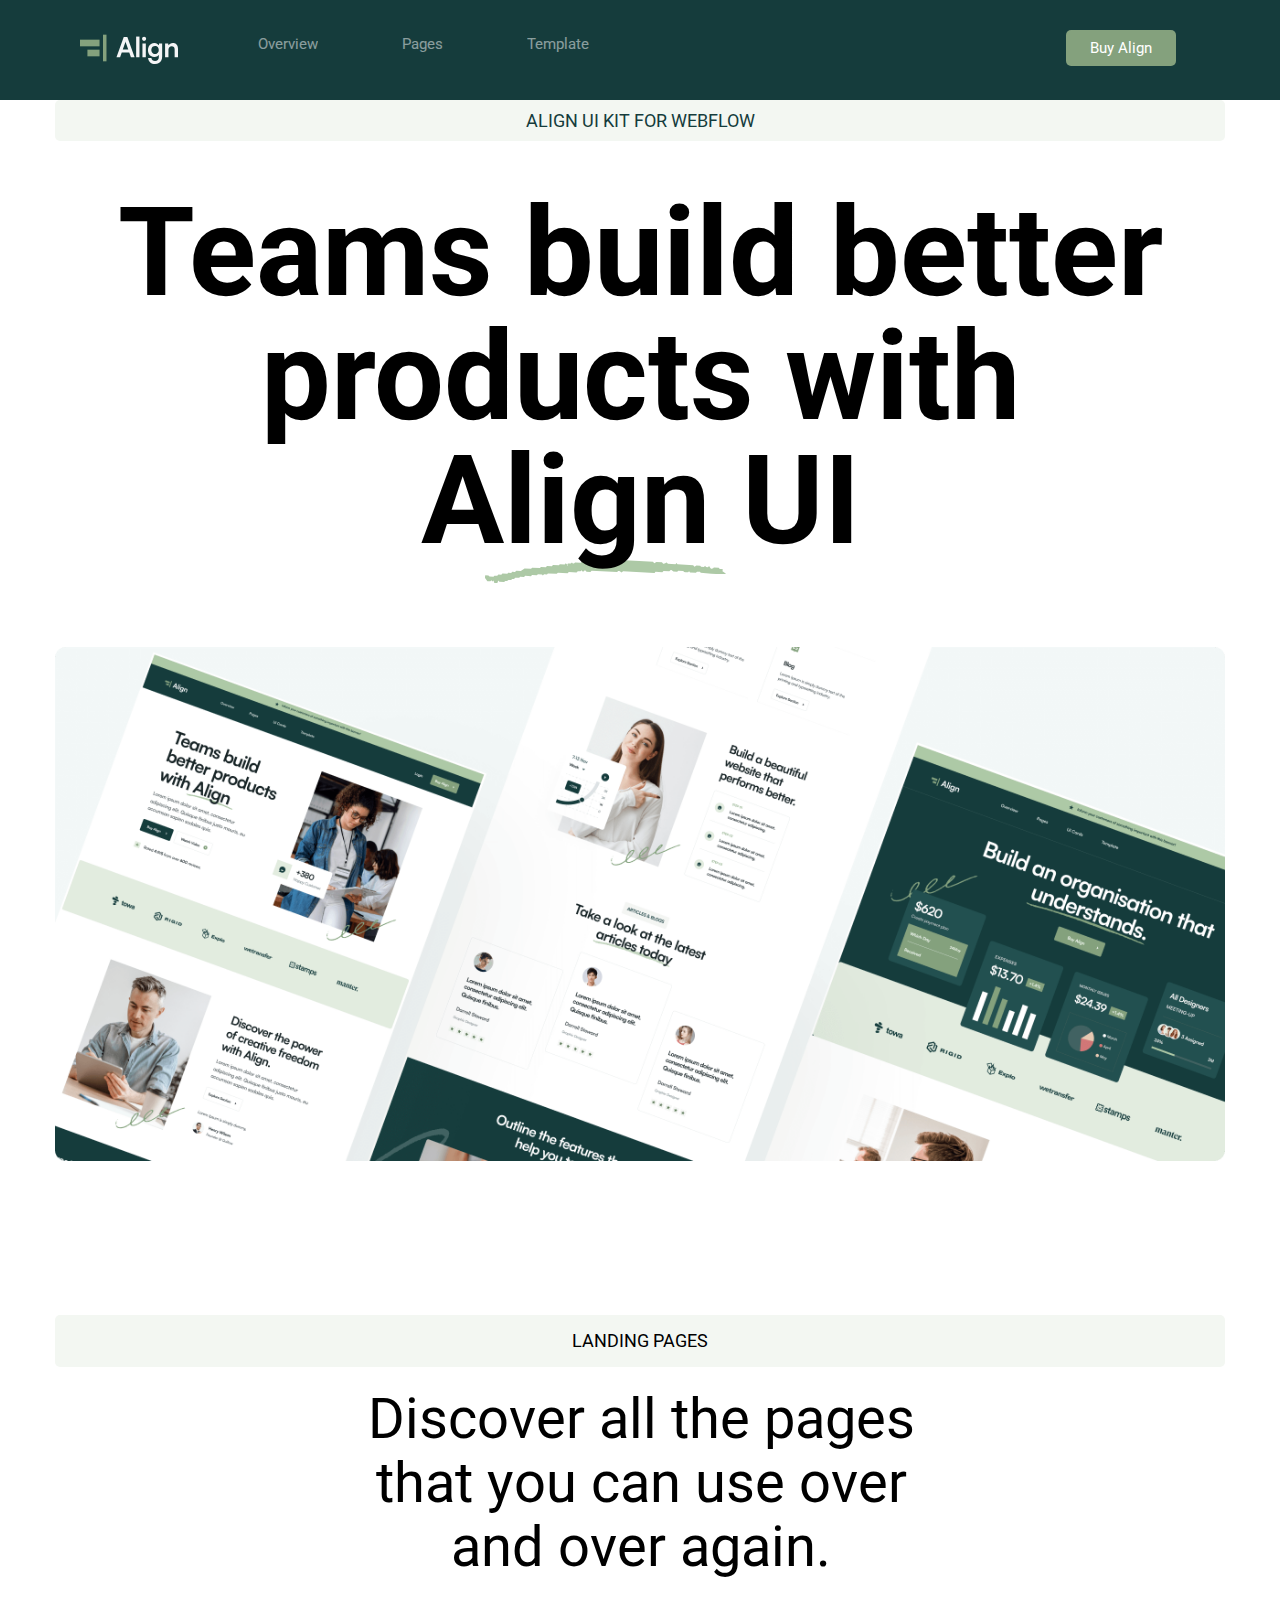
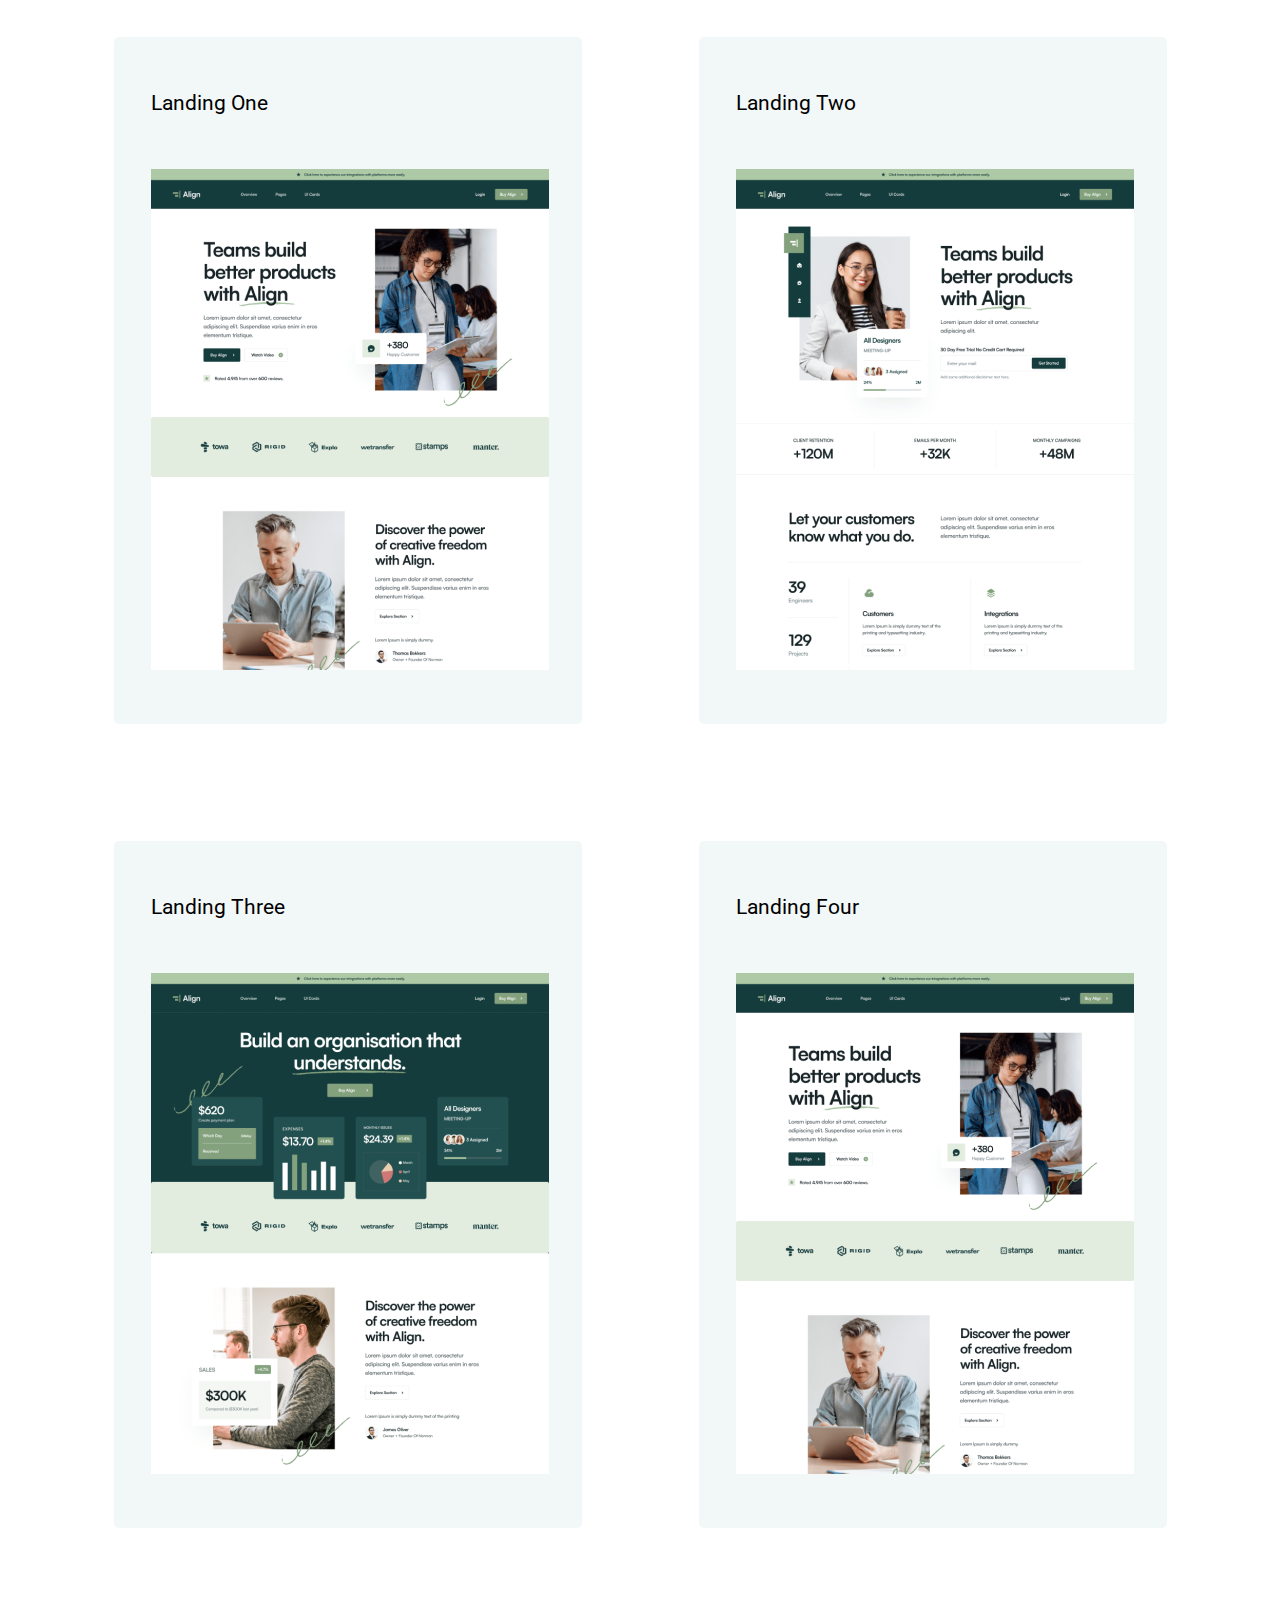
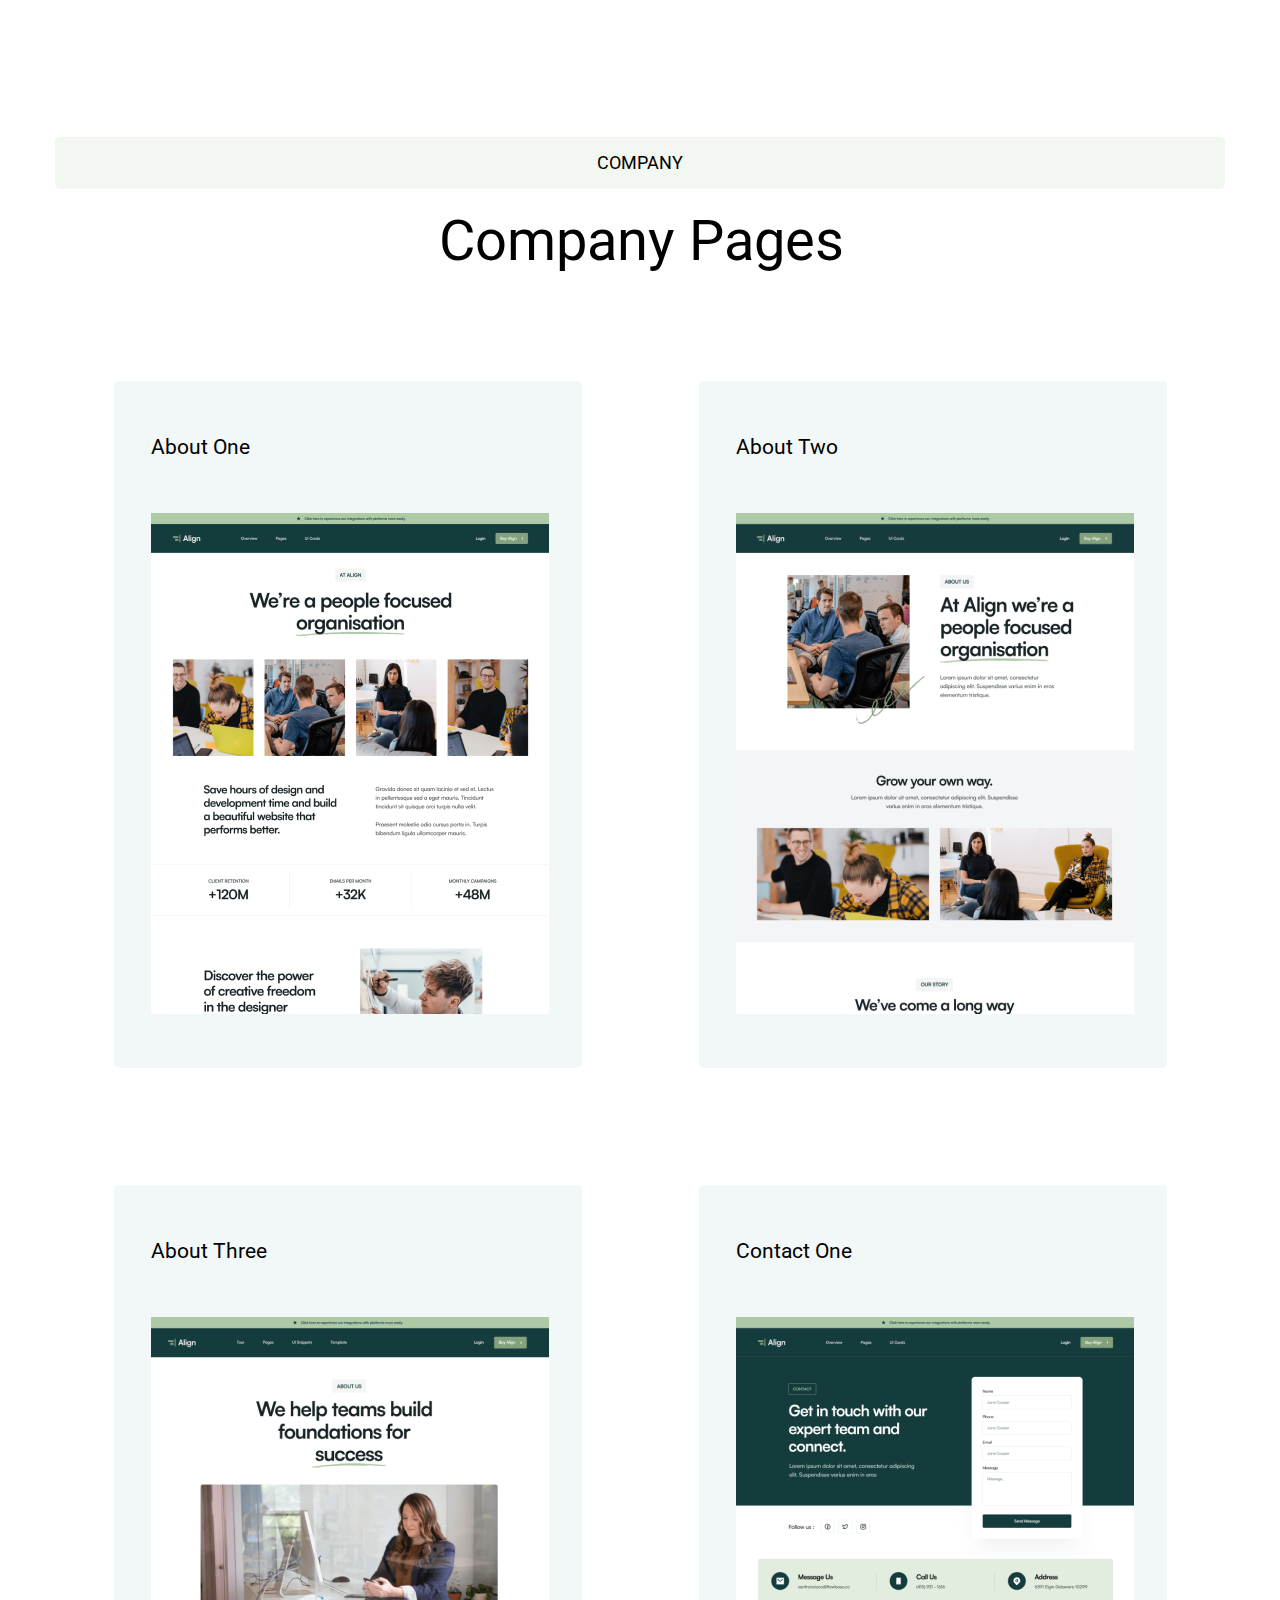
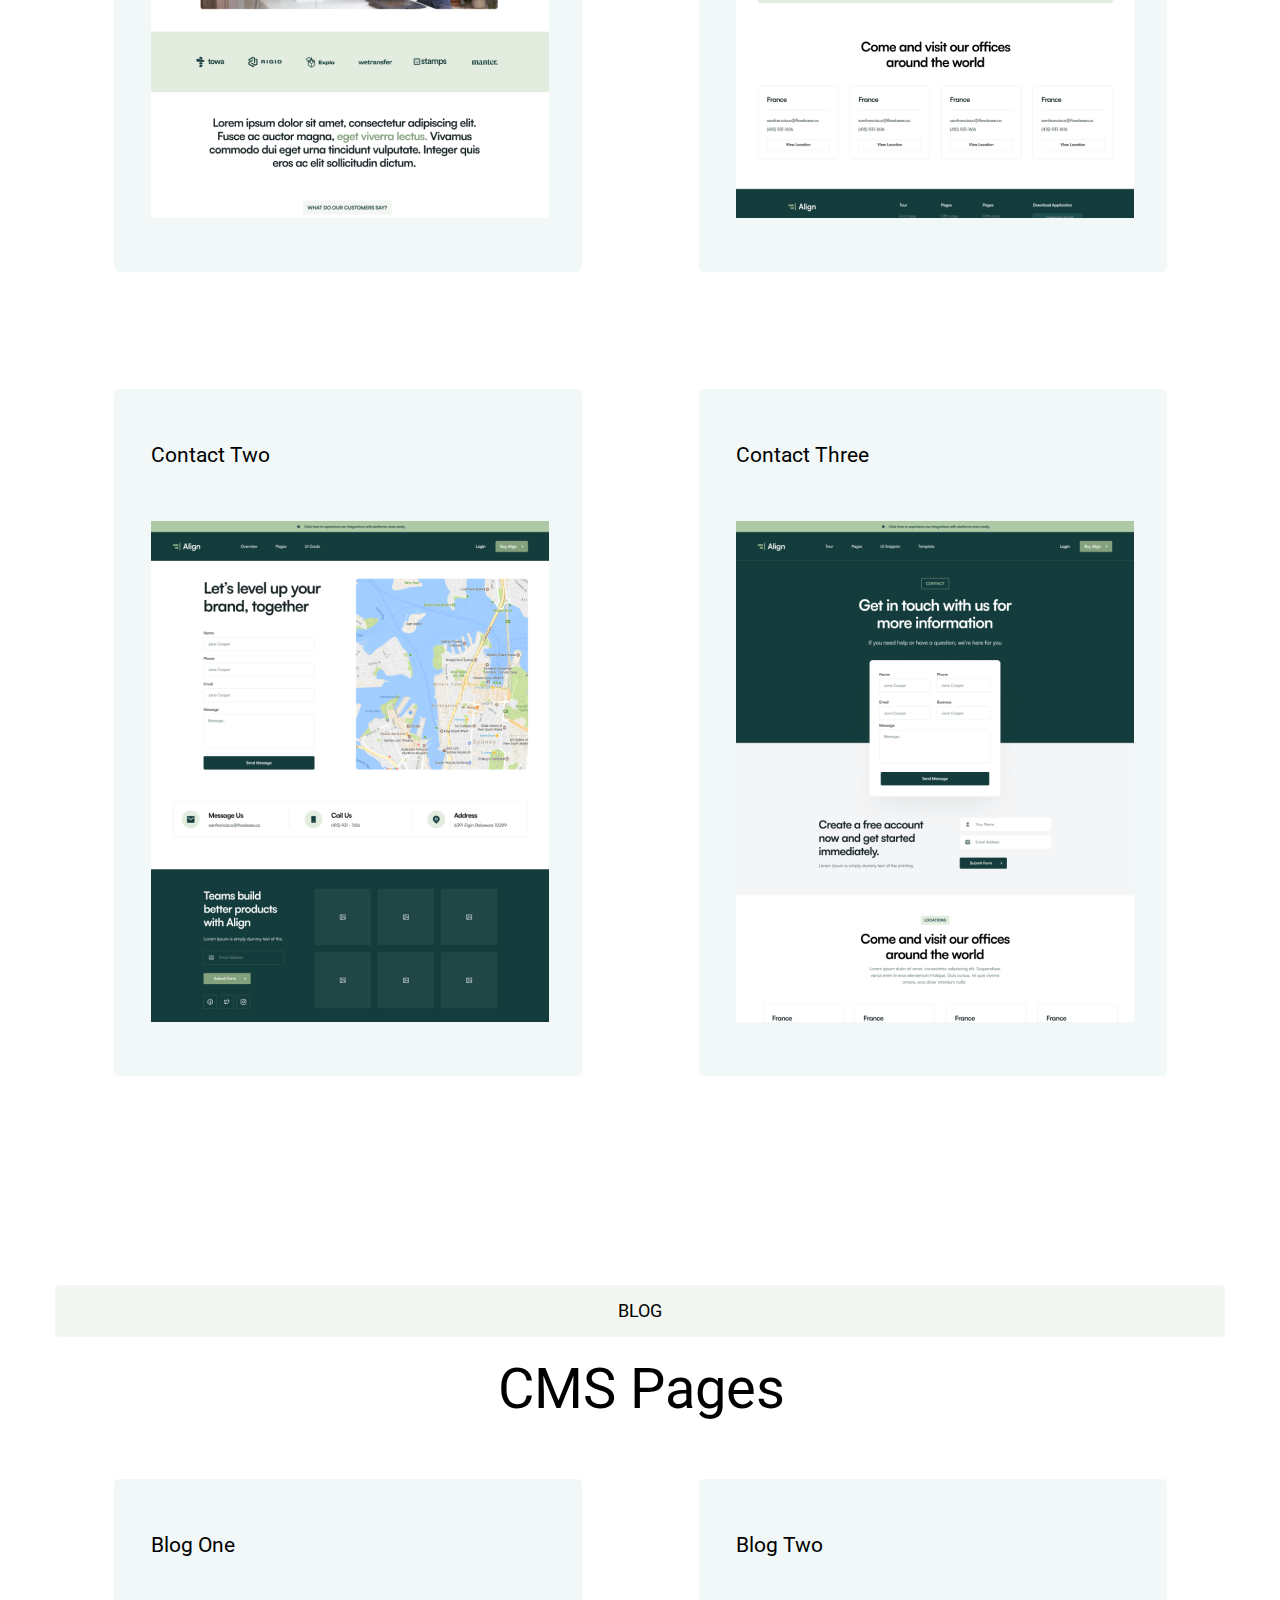
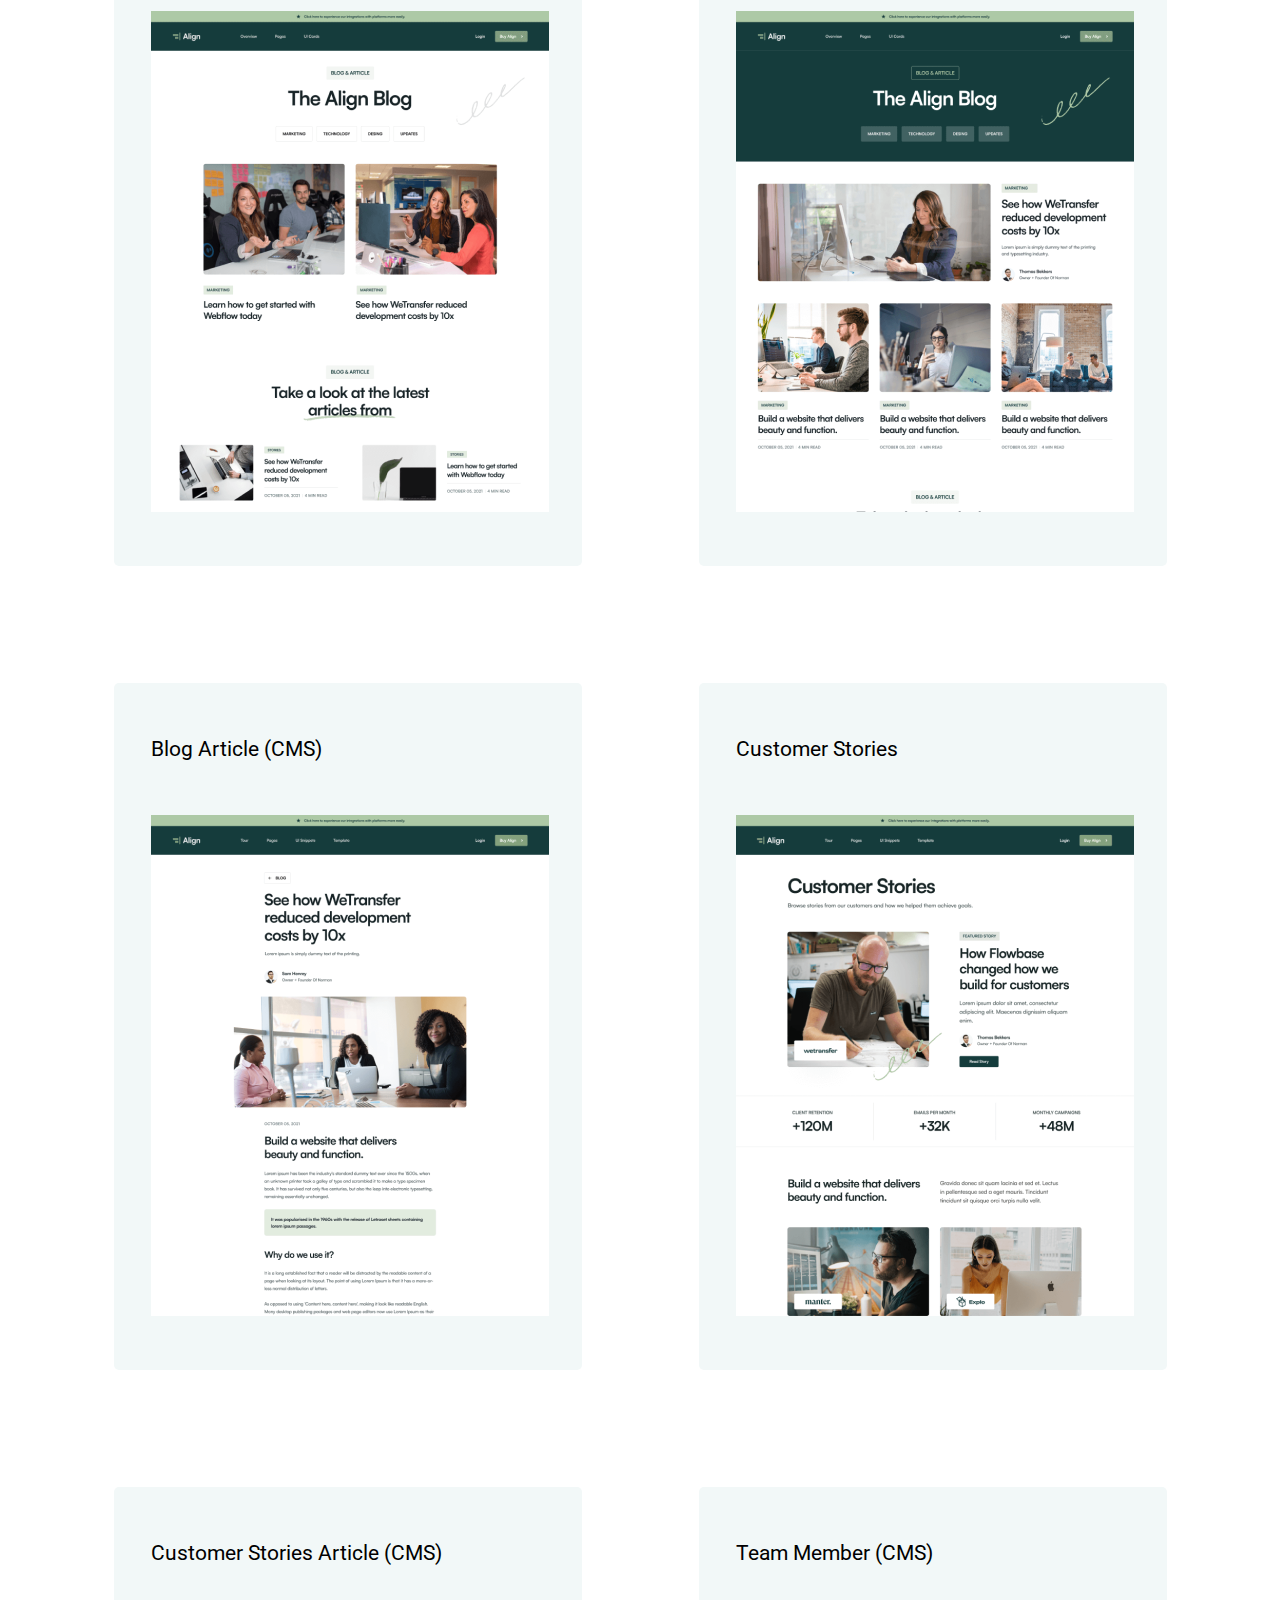
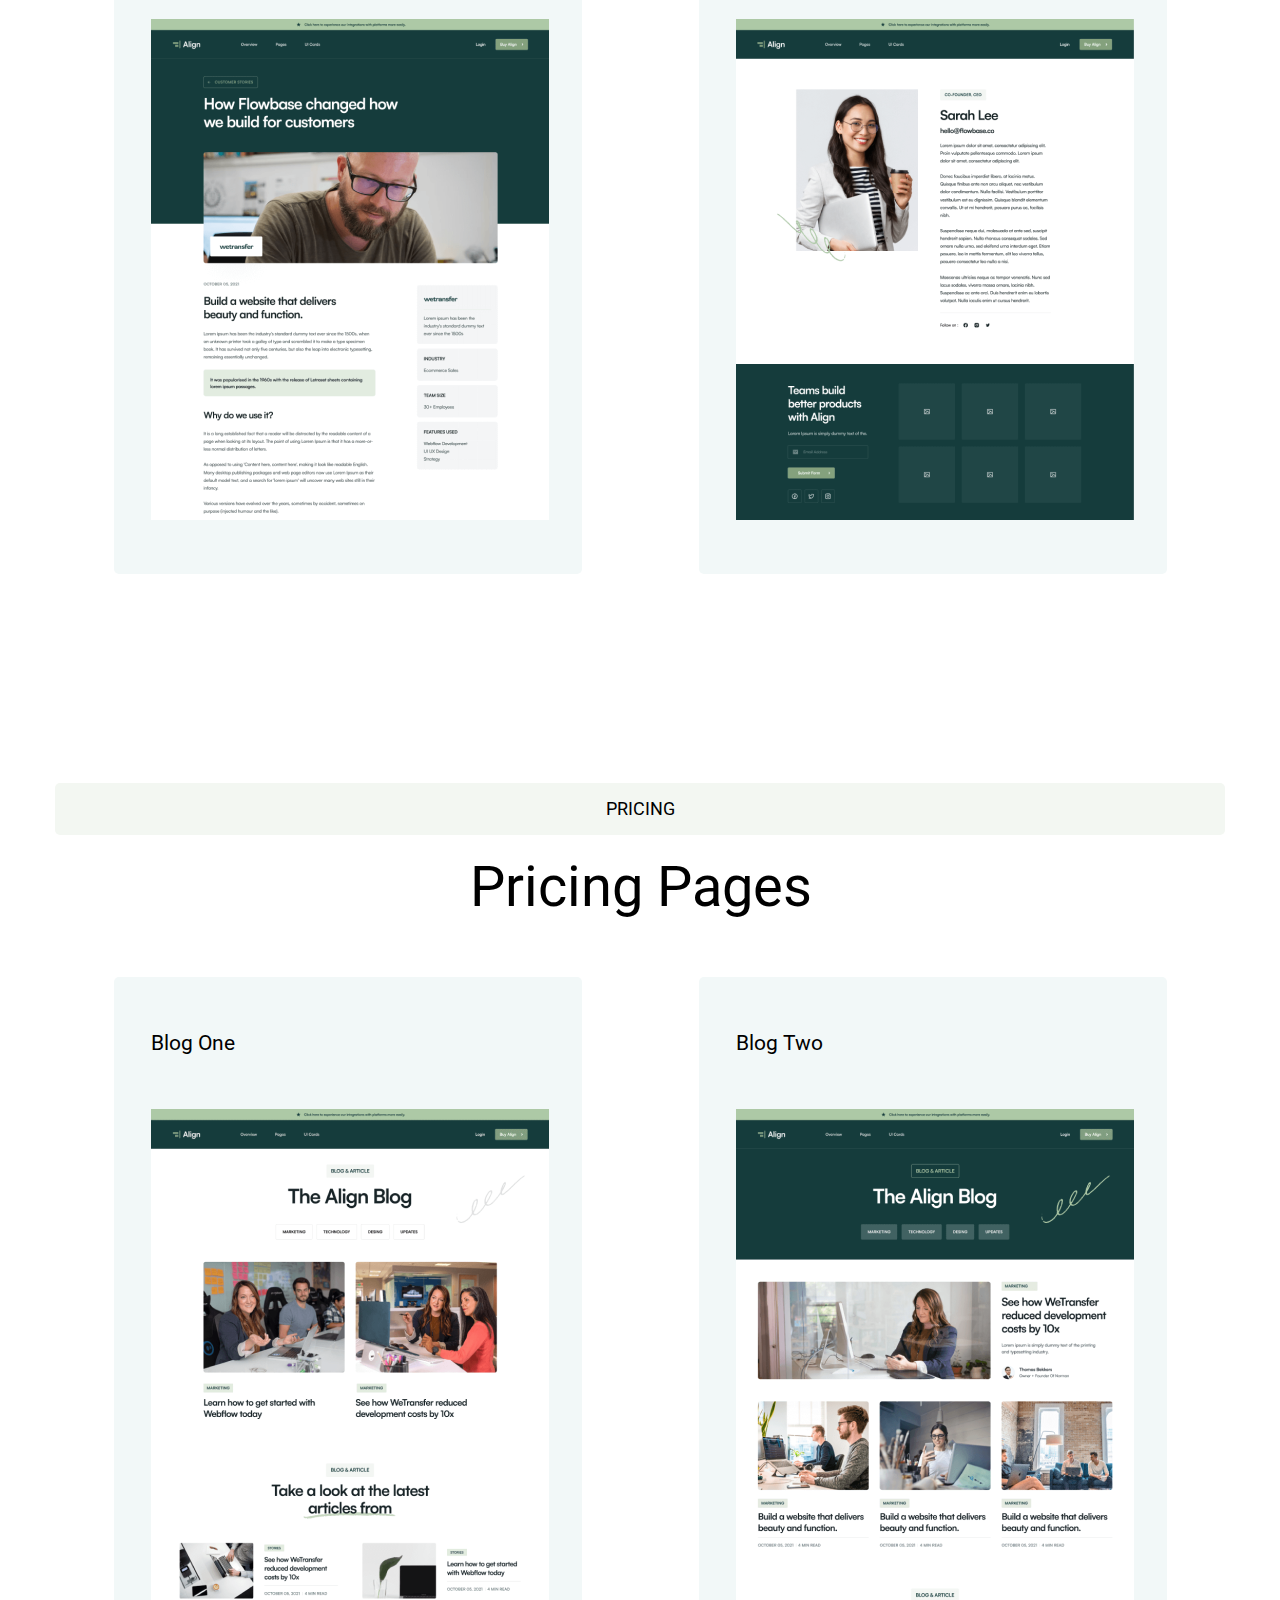
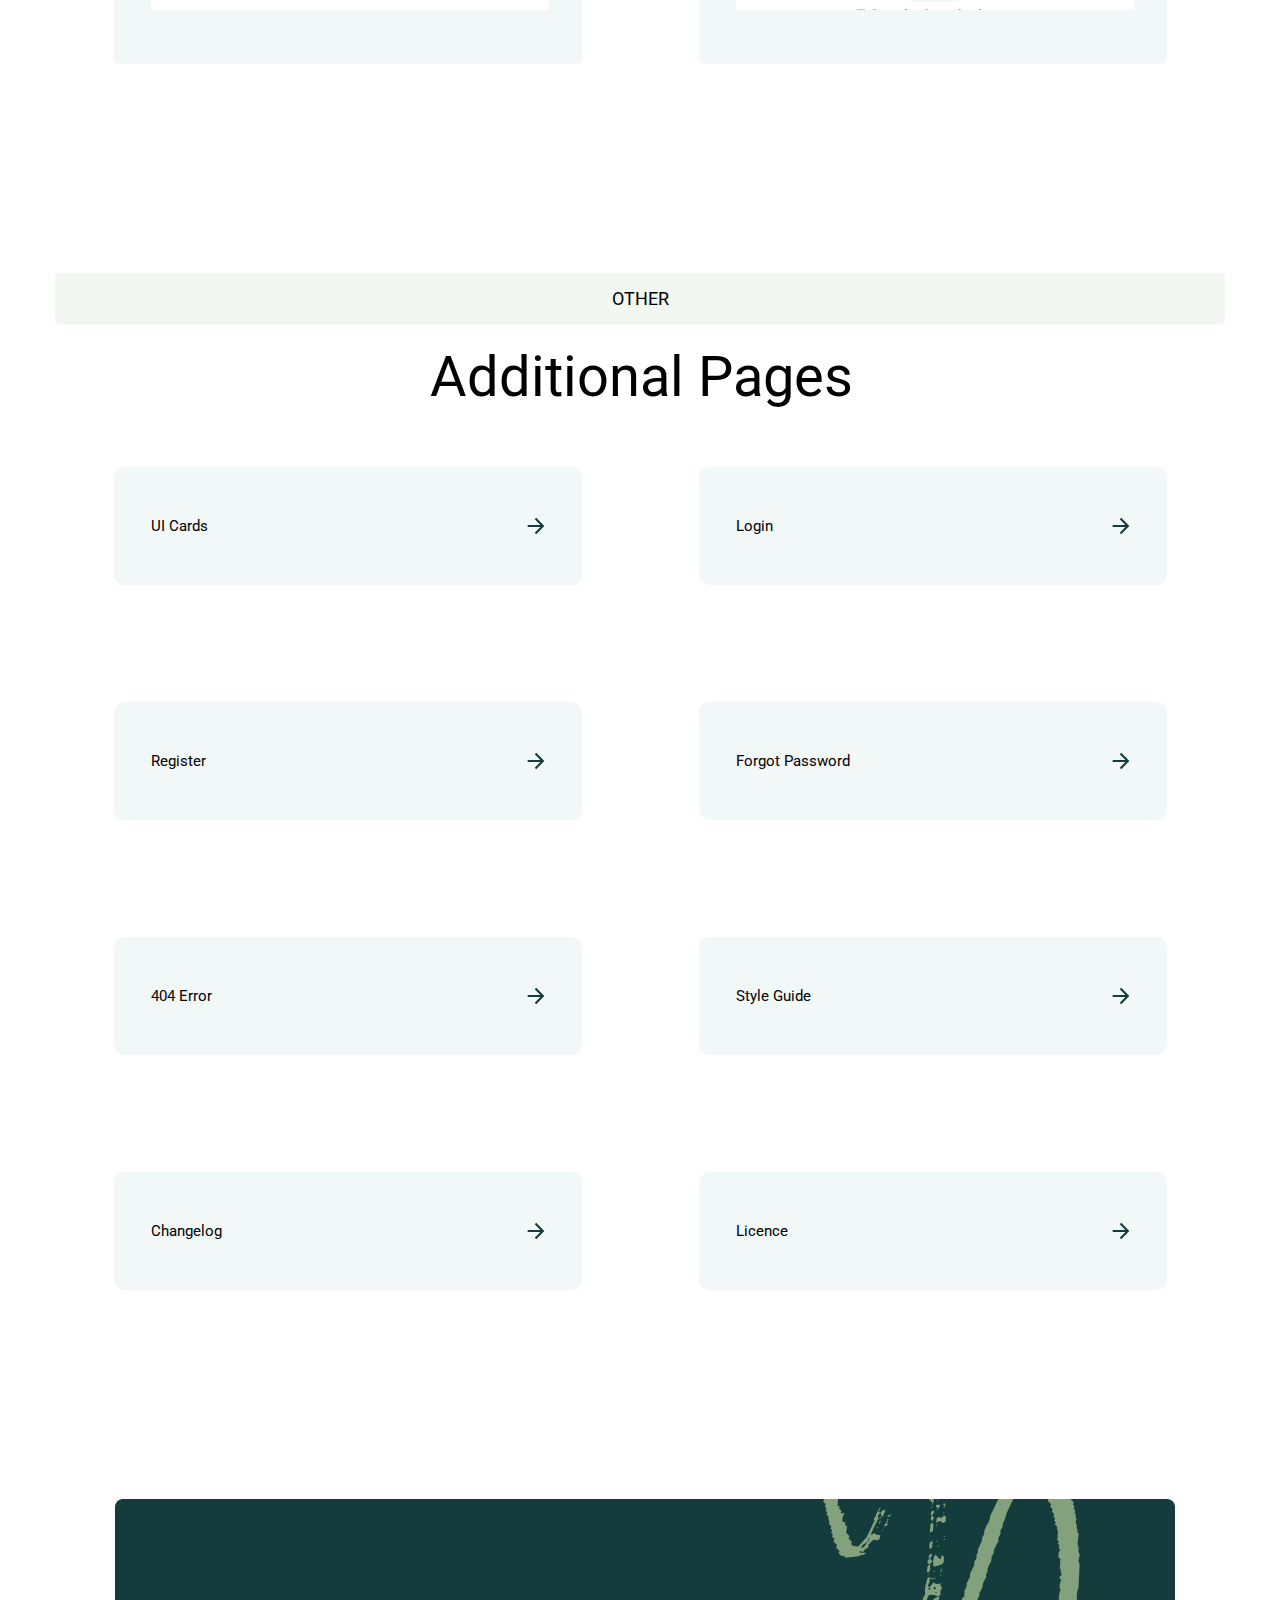
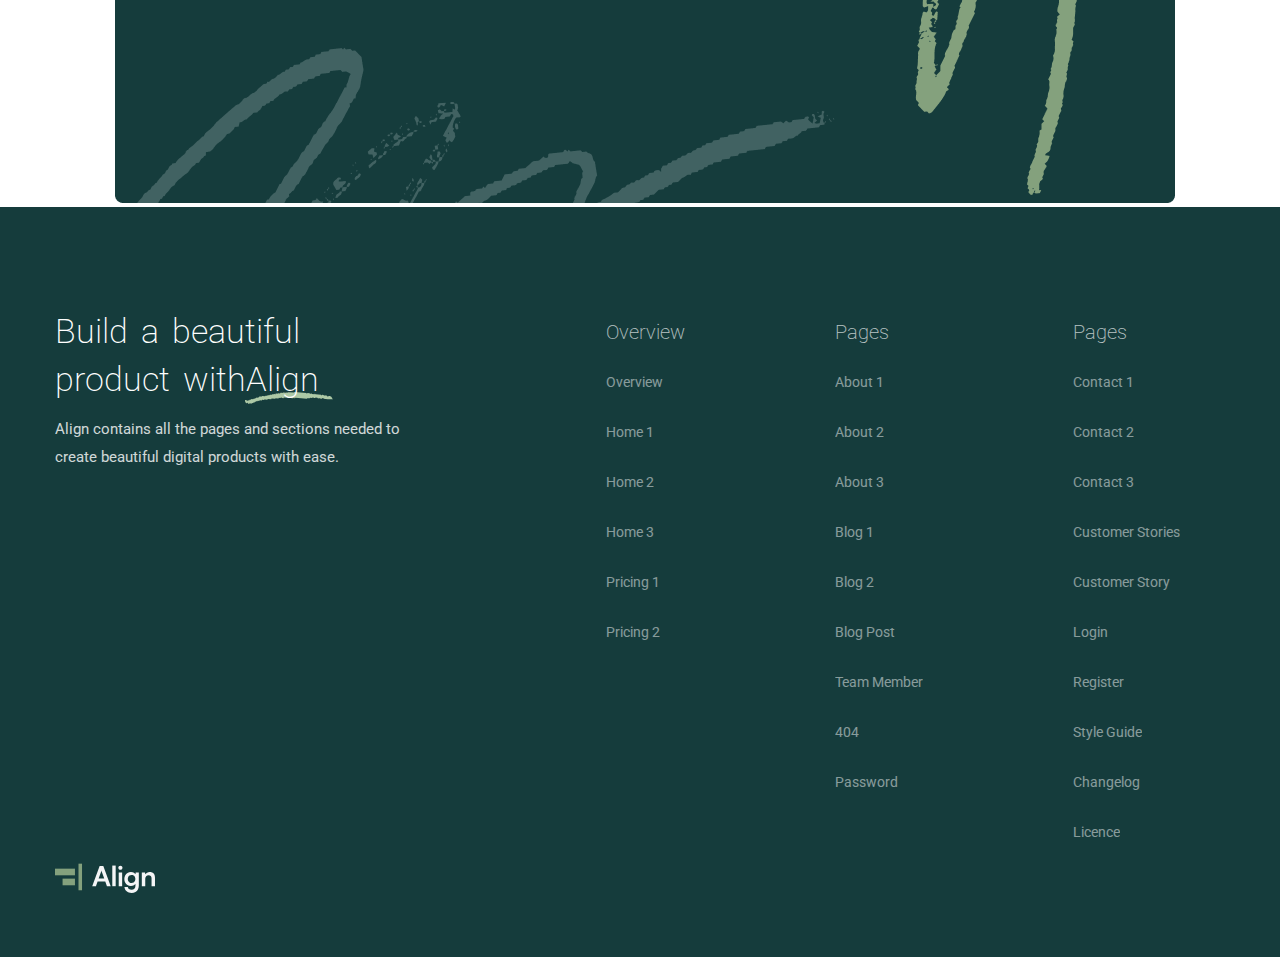
<file: index.html>
<!DOCTYPE html>
<html lang="en">
<head>
    <meta charset="UTF-8">
    <meta http-equiv="X-UA-Compatible" content="IE=edge">
    <meta name="viewport" content="width=device-width, initial-scale=1.0">

    <link rel="stylesheet" href="css/align.css">

    <link rel="preconnect" href="https://fonts.googleapis.com">
    <link rel="preconnect" href="https://fonts.gstatic.com" crossorigin>
    <link href="https://fonts.googleapis.com/css2?family=Roboto&display=swap" rel="stylesheet">
    <!-- <link href="https://cdn.jsdelivr.net/npm/bootstrap@5.0.2/dist/css/bootstrap.min.css" rel="stylesheet" integrity="sha384-EVSTQN3/azprG1Anm3QDgpJLIm9Nao0Yz1ztcQTwFspd3yD65VohhpuuCOmLASjC" crossorigin="anonymous"> -->

    <title>align</title>
</head>
<body>

    <!-- Header -->
    <header class="header">
        <div class="header__inner">
            <div class="container">

                <div class="header__item">
                    <div class="header__item__logo">
                        <svg class="logo" width="98" height="32" viewBox="0 0 98 32" fill="none" xmlns="http://www.w3.org/2000/svg">
                            <path d="M23.018 2.66666H26.4865V29.3333H23.018V2.66666Z" fill="#84A17D"/>
                            <path d="M0 7.66666H19.5495V14.3333H0V7.66666Z" fill="#84A17D"/>
                            <path d="M7.40993 17.6667H19.5495V24.3333H7.40993V17.6667Z" fill="#84A17D"/>
                            <path d="M40.0995 25.2471H36.4651L43.7339 4.93272H47.3407L54.6094 25.2471H50.8925L49.268 20.5506H41.7515L40.0995 25.2471ZM45.083 10.9909L42.7702 17.5493H48.2493L45.9365 10.9909C45.8631 10.713 45.7805 10.4351 45.6887 10.1572C45.597 9.87934 45.5419 9.63847 45.5235 9.43467C45.4868 9.61994 45.4226 9.8608 45.3308 10.1572C45.2574 10.4351 45.1748 10.713 45.083 10.9909Z" fill="#F4F5F6"/>
                            <path d="M59.4735 25.2471H56.142V4.57146H59.4735V25.2471Z" fill="#F4F5F6"/>
                            <path d="M62.4465 25.2471V11.5189H65.8055V25.2471H62.4465ZM64.0984 8.76774C63.5294 8.76774 63.043 8.5732 62.6392 8.18414C62.2537 7.77654 62.061 7.2856 62.061 6.71127C62.061 6.13695 62.2537 5.65526 62.6392 5.2662C63.043 4.87714 63.5294 4.68262 64.0984 4.68262C64.6675 4.68262 65.1447 4.87714 65.5302 5.2662C65.934 5.65526 66.1359 6.13695 66.1359 6.71127C66.1359 7.2856 65.934 7.77654 65.5302 8.18414C65.1447 8.5732 64.6675 8.76774 64.0984 8.76774Z" fill="#F4F5F6"/>
                            <path d="M67.9544 18.0773C67.9544 16.7434 68.2206 15.5577 68.753 14.5202C69.3032 13.4642 70.0654 12.6305 71.0381 12.0191C72.0108 11.4077 73.1398 11.1021 74.4244 11.1021C75.5812 11.1021 76.5724 11.3615 77.3981 11.8802C78.2239 12.3804 78.8026 13.0844 79.133 13.9922L78.7748 14.2979L79.0502 11.5189H82.1617V24.5523C82.1617 26.0715 81.8677 27.3869 81.2804 28.4985C80.7116 29.6286 79.8945 30.4901 78.8297 31.0829C77.7835 31.6943 76.5175 32 75.0303 32C73.0848 32 71.4877 31.472 70.2395 30.416C68.9913 29.36 68.257 27.9149 68.0372 26.0808H71.3963C71.5062 26.9701 71.8731 27.6648 72.4975 28.165C73.1398 28.6653 73.984 28.9153 75.0303 28.9153C76.1871 28.9153 77.1048 28.5726 77.7835 27.8871C78.4814 27.2202 78.8297 26.3124 78.8297 25.1637V21.7456L79.2151 22.1069C78.8847 22.9776 78.2795 23.6723 77.3981 24.1911C76.5175 24.7098 75.4984 24.9692 74.3423 24.9692C73.057 24.9692 71.9373 24.6728 70.9831 24.0799C70.0283 23.4871 69.2853 22.6719 68.753 21.6344C68.2206 20.5969 67.9544 19.4112 67.9544 18.0773ZM71.3407 17.9939C71.3407 18.7721 71.4877 19.4668 71.7817 20.0782C72.0936 20.671 72.5246 21.1435 73.0756 21.4955C73.6265 21.8475 74.2688 22.0235 75.0031 22.0235C75.7739 22.0235 76.4347 21.8567 76.985 21.5233C77.5544 21.1713 77.9855 20.6988 78.2795 20.106C78.5914 19.4946 78.7476 18.7906 78.7476 17.9939C78.7476 17.1973 78.6006 16.5118 78.3066 15.9375C78.0133 15.3447 77.5816 14.8815 77.0128 14.548C76.4619 14.2145 75.7924 14.0478 75.0031 14.0478C74.2502 14.0478 73.5987 14.2238 73.0477 14.5758C72.4975 14.9093 72.075 15.3725 71.7817 15.9653C71.4877 16.5581 71.3407 17.2343 71.3407 17.9939Z" fill="#F4F5F6"/>
                            <path d="M88.4463 25.2471H85.0872V11.5189H88.198L88.4735 13.2975C88.8959 12.612 89.4925 12.0747 90.2633 11.6857C91.0526 11.2966 91.9061 11.1021 92.8239 11.1021C94.5309 11.1021 95.8155 11.6115 96.6783 12.6305C97.5597 13.6495 98 15.0389 98 16.799V25.2471H94.6408V17.6049C94.6408 16.4563 94.3839 15.604 93.8701 15.0482C93.3562 14.4739 92.6583 14.1867 91.7776 14.1867C90.7314 14.1867 89.9143 14.5202 89.327 15.1872C88.7396 15.8541 88.4463 16.7434 88.4463 17.855V25.2471Z" fill="#F4F5F6"/>
                        </svg>                            
                    </div>

                    <nav class="header__nav">
                        <a class="header__nav_1" href="#">Overview</a>
                        <a class="header__nav_1" href="#">Pages</a>
                        <a class="header__nav_1" href="#">Template</a>
                    </nav>
                </div>

                <div class="header__item_2">
                    <a class="header__btn" href="#">Buy Align</a>
                </div>
                
            </div>
        </div>
    </header>

    <!-- Intro -->
    <div class="intro">
        <div class="container">
            <div class="intro__inner">
                <div class="intro__suptitle">ALIGN UI KIT FOR WEBFLOW</div>
                <div class="intro__title">
                    <h1>Teams build better</h1>
                    <h1>products with</h1>
                    <h1>Align UI</h1>
                </div>
                <svg class="intro__inner__vector" width="241" height="80" viewBox="0 0 241 80" fill="none" xmlns="http://www.w3.org/2000/svg">
                    <path d="M82.3786 61.4883C82.5919 61.1722 82.7582 60.812 82.8695 60.4245L85.7348 60.5795L86.9188 59.4469C87.5772 59.7485 87.8047 61.25 89.31 60.1879L90.0051 59.4543L95.8649 59.7714L96.7642 58.7563C98.6966 58.4353 100.793 58.9742 102.87 58.8207L103.702 57.8817L113.375 58.4052L114.58 57.3002L116.174 58.6099L117.775 57.287L134.449 58.1893L135.571 57L168.036 58.7568L169.213 60.2565L171.414 59.0725L176.972 59.3733L177.97 60.4379C179.276 61.3596 180.438 59.6406 181.783 59.4474L182.88 60.7567L190.464 61.1671L191.54 60.0551L192.219 60.9696C192.348 60.9766 192.445 61.3009 192.573 61.3079L208.193 62.1531L209.477 63.6852L211.42 62.4606L215.212 62.6658L216.036 63.7742L219.009 63.9351L220.039 62.8739L221.032 64.0978L222.949 64.2015L224.047 63.0641L225.735 65.3894C226.845 65.7154 227.868 66.1165 228.807 64.5717L233.783 64.8409L234.756 66.0371C235.803 66.3331 236.921 65.8351 238.142 66.7256L237.209 68.0582L241 70.7365C238.103 71.4574 226.033 70.9904 215.672 69.7649L214.973 68.7962L211.979 68.6342L210.926 69.7208L205.044 69.4026L204.074 68.1533L203.108 69.2445C201.754 69.2912 200.401 69.2179 199.058 69.0253L198.276 67.9459L193.256 67.6743L192.207 68.6281L188.415 68.423C188.025 67.9552 187.556 67.5985 187.043 67.3777C186.528 67.1569 185.981 67.0774 185.439 67.1449L184.319 68.2811L178.503 67.9664L177.359 69.1809L170.487 68.8091L169.766 69.6478C169.637 69.6408 169.497 69.9523 169.368 69.9453L138.044 68.2503L136.657 69.6114L134.765 68.1793C134.306 67.9298 133.791 67.8852 133.308 68.0533C132.826 68.2213 132.405 68.5915 132.121 69.0999L106.592 67.7185L105.384 68.9296L101.484 68.7186L100.513 67.496C100.2 67.3927 99.8698 67.4043 99.5624 67.5294C99.255 67.6546 98.984 67.8877 98.7829 68.2002C97.951 69.1391 97.33 68.3875 96.6549 67.3404L95.5195 68.3161L92.805 68.1692L91.532 69.3769L83.8196 68.9595L82.6111 70.1707L72.852 69.6426L71.7297 70.8584L62.8755 70.3792L61.9968 71.4221L59.0884 71.2647L57.8145 72.499L57.0108 71.4183L52.8961 71.1956L51.9069 72.3122L46.9734 72.0453L46.0282 73.1377L40.19 72.8217L39.0462 74.0364L35.1038 73.8231L34.2467 74.8671L30.2612 74.6513C29.834 75.1336 29.6073 75.4404 29.3395 75.6919C28.5563 76.4739 27.3912 75.2407 26.6586 76.4244C25.9261 77.6081 25.1515 76.9279 24.4817 76.9449C23.812 76.9618 23.2107 76.876 22.6917 77.5128C21.784 78.7669 20.0064 77.1549 19.2896 79.1106L14.3131 78.8414L13.2379 77.5066C13.0168 78.2659 12.7976 78.972 12.5559 79.7036C11.4474 80.0687 10.2836 80.0969 9.16415 79.7861L8.57988 77.3876L7.42205 78.3887L6.46677 77.3264L5.39417 78.3587L2.37812 78.1955L0.0348466 74.8773C-0.0547853 73.9838 0.0290949 73.0768 0.279553 72.2312L3.48949 72.4048L4.48882 73.4428L8.49588 73.6598L9.37267 72.67L12.238 72.8251L13.4248 71.6128L16.29 71.7677L17.4338 70.5532L22.3242 70.8178L23.2459 69.7773L26.1973 69.937L27.2325 68.7431L29.9685 68.8912L31.3493 67.6893L35.8302 67.9318L39.565 65.4744L46.028 65.8242L47.1492 64.6349L55.0126 65.0604C55.2599 64.7812 55.5071 64.5021 55.9137 63.9922L60.8471 64.2592L61.9488 63.0156L66.8606 63.2814L67.9622 62.0379L73.8652 62.3573L74.8328 61.2395L79.6585 61.5007L80.8003 60.3391C81.2221 60.807 81.695 61.1997 82.2053 61.5055C82.3757 62.1796 82.148 63.1247 83.1466 62.3543C82.9329 62.0134 82.673 61.7204 82.3786 61.4883Z" fill="#ADC9A6"/>
                </svg>   
                <img class="intro__png" src="css/img/png_2.png" alt="pages">                 
            </div>
        </div>
    </div>

    <!-- Main -->
    <div class="main">
        <div class="container">
                
                <div class="main__suptitle">LANDING PAGES</div>
                <div class="main__title">Discover all the pages that you can use over and over again.</div>

            <div class="main__inner">

                <div class="main__item">
                    <div class="main__item__title">Landing One</div>
                    <img class="main__item__img" src="css/img/main_1.png" alt="">
                </div>
                <div class="main__item">
                    <div class="main__item__title">Landing Two</div>
                    <img class="main__item__img" src="css/img/main_2.png" alt="">
                </div>
                <div class="main__item">
                    <div class="main__item__title">Landing Three</div>
                    <img class="main__item__img" src="css/img/main_3.png" alt="">
                </div>
                <div class="main__item">
                    <div class="main__item__title">Landing Four</div>
                    <img class="main__item__img" src="css/img/main_1.png" alt="">
                </div>

            </div>
        </div>
    </div>

    <!-- Main_2 -->
    <div class="main_2">
        <div class="container">

            <div class="main__suptitle main_2_suptitle">COMPANY</div>
            <div class="main__title main_2__title">Company Pages</div>

            <div class="main__inner main__inner__2">

                <div class="main__item">
                    <div class="main__item__title">About One</div>
                    <img class="main__item__img" src="css/img/about/a-1.png" alt="">
                </div>
                <div class="main__item">
                    <div class="main__item__title">About Two</div>
                    <img class="main__item__img" src="css/img/about/a-2.png" alt="">
                </div>
                <div class="main__item">
                    <div class="main__item__title">About Three</div>
                    <img class="main__item__img" src="css/img/about/a-3.png" alt="">
                </div>

                <div class="main__item">
                    <div class="main__item__title">Contact One</div>
                    <img class="main__item__img" src="css/img/about/c-1.png" alt="">
                </div>
                <div class="main__item">
                    <div class="main__item__title">Contact Two</div>
                    <img class="main__item__img" src="css/img/about/c-2.png" alt="">
                </div>
                <div class="main__item">
                    <div class="main__item__title">Contact Three</div>
                    <img class="main__item__img" src="css/img/about/c-3.png" alt="">
                </div>

            </div>

        </div>
    </div>

    <!-- blog -->
    <div class="main_3">
        <div class="container">
            <div class="main_3__inner">

                <div class="main__suptitle main_3_suptitle">BLOG</div>
                <div class="main__title main_3__title">CMS Pages</div>

                <div class="main__inner main__inner__2">

                    <div class="main__item">
                        <div class="main__item__title">Blog One</div>
                        <img class="main__item__img" src="css/img/blog/1.png" alt="">
                    </div>
                    <div class="main__item">
                        <div class="main__item__title">Blog Two</div>
                        <img class="main__item__img" src="css/img/blog/2.png" alt="">
                    </div>
                    <div class="main__item">
                        <div class="main__item__title">Blog Article (CMS)</div>
                        <img class="main__item__img" src="css/img/blog/3.png" alt="">
                    </div>
    
                    <div class="main__item">
                        <div class="main__item__title">Customer Stories</div>
                        <img class="main__item__img" src="css/img/blog/4.png" alt="">
                    </div>
                    <div class="main__item">
                        <div class="main__item__title">Customer Stories Article (CMS)</div>
                        <img class="main__item__img" src="css/img/blog/5.png" alt="">
                    </div>
                    <div class="main__item">
                        <div class="main__item__title">Team Member (CMS)</div>
                        <img class="main__item__img" src="css/img/blog/6.png" alt="">
                    </div>
    
                </div>

            </div>
        </div>
    </div>

    <!-- Pricing -->
    <div class="pricing">
        <div class="container">
            <div class="prising__inner">

                <div class="main__suptitle pricing_suptitle">PRICING</div>
                <div class="main__title pricing__title">Pricing Pages</div>

                <div class="main__inner pricing__inner">
                    <div class="main__item">
                        <div class="main__item__title">Blog One</div>
                        <img class="main__item__img" src="css/img/blog/1.png" alt="">
                    </div>
                    <div class="main__item">
                        <div class="main__item__title">Blog Two</div>
                        <img class="main__item__img" src="css/img/blog/2.png" alt="">
                    </div>
                </div>

            </div>
        </div>
    </div>

    <!-- Other -->
    <div class="other">
        <div class="container">
            <div class="other__inner">

                <div class="main__suptitle pricing_suptitle">OTHER</div>
                <div class="main__title pricing__title">Additional Pages</div>

                <div class="main__inner">
                    <div class="main__item other__item">
                        <div>UI Cards</div>
                        <svg class="other__arrow" width="18" height="18" viewBox="0 0 18 18" fill="none" xmlns="http://www.w3.org/2000/svg">
                            <path d="M13.3459 7.92899L7.75835 2.18194L9.23135 0.666992L17.3334 9.00033L9.23135 17.3337L7.75835 15.8187L13.3459 10.0717H0.666687V7.92899H13.3459Z" fill="#153C3C"/>
                        </svg>                            
                    </div>
                    <div class="main__item other__item">
                        Login
                        <svg class="other__arrow" width="18" height="18" viewBox="0 0 18 18" fill="none" xmlns="http://www.w3.org/2000/svg">
                            <path d="M13.3459 7.92899L7.75835 2.18194L9.23135 0.666992L17.3334 9.00033L9.23135 17.3337L7.75835 15.8187L13.3459 10.0717H0.666687V7.92899H13.3459Z" fill="#153C3C"/>
                        </svg> 
                    </div>
                    <div class="main__item other__item">
                        Register
                        <svg class="other__arrow" width="18" height="18" viewBox="0 0 18 18" fill="none" xmlns="http://www.w3.org/2000/svg">
                            <path d="M13.3459 7.92899L7.75835 2.18194L9.23135 0.666992L17.3334 9.00033L9.23135 17.3337L7.75835 15.8187L13.3459 10.0717H0.666687V7.92899H13.3459Z" fill="#153C3C"/>
                        </svg> 
                    </div>
                    <div class="main__item other__item">
                        Forgot Password
                        <svg class="other__arrow" width="18" height="18" viewBox="0 0 18 18" fill="none" xmlns="http://www.w3.org/2000/svg">
                            <path d="M13.3459 7.92899L7.75835 2.18194L9.23135 0.666992L17.3334 9.00033L9.23135 17.3337L7.75835 15.8187L13.3459 10.0717H0.666687V7.92899H13.3459Z" fill="#153C3C"/>
                        </svg> 
                    </div>
                    <div class="main__item other__item">
                        404 Error
                        <svg class="other__arrow" width="18" height="18" viewBox="0 0 18 18" fill="none" xmlns="http://www.w3.org/2000/svg">
                            <path d="M13.3459 7.92899L7.75835 2.18194L9.23135 0.666992L17.3334 9.00033L9.23135 17.3337L7.75835 15.8187L13.3459 10.0717H0.666687V7.92899H13.3459Z" fill="#153C3C"/>
                        </svg> 
                    </div>
                    <div class="main__item other__item">
                        Style Guide
                        <svg class="other__arrow" width="18" height="18" viewBox="0 0 18 18" fill="none" xmlns="http://www.w3.org/2000/svg">
                            <path d="M13.3459 7.92899L7.75835 2.18194L9.23135 0.666992L17.3334 9.00033L9.23135 17.3337L7.75835 15.8187L13.3459 10.0717H0.666687V7.92899H13.3459Z" fill="#153C3C"/>
                        </svg> 
                    </div>
                    <div class="main__item other__item">
                        Changelog
                        <svg class="other__arrow" width="18" height="18" viewBox="0 0 18 18" fill="none" xmlns="http://www.w3.org/2000/svg">
                            <path d="M13.3459 7.92899L7.75835 2.18194L9.23135 0.666992L17.3334 9.00033L9.23135 17.3337L7.75835 15.8187L13.3459 10.0717H0.666687V7.92899H13.3459Z" fill="#153C3C"/>
                        </svg> 
                    </div>
                    <div class="main__item other__item">
                        Licence
                        <svg class="other__arrow" width="18" height="18" viewBox="0 0 18 18" fill="none" xmlns="http://www.w3.org/2000/svg">
                            <path d="M13.3459 7.92899L7.75835 2.18194L9.23135 0.666992L17.3334 9.00033L9.23135 17.3337L7.75835 15.8187L13.3459 10.0717H0.666687V7.92899H13.3459Z" fill="#153C3C"/>
                        </svg> 
                    </div>
                </div>

            </div>
        </div>
    </div>

    <!-- SupFooter -->
    <div class="supFooter">
        <div class="container">
            <div class="supFooter__inner">

                <img class="supFooter__img" background-image="css/img/supfooter.png" src="css/img/supfooter.png" alt="">
                <!-- <div class="supFooter__title">Align is the stress-free way to build your website.</div> -->
                
            </div>
        </div>
    </div>

    <!-- Footer -->
    <div class="footer">
        <div class="container">
            <div class="footer_inner">

                <div class="footer__item_1">
                    <div class="footer__supitem">
                        <div class="footer__item__title">
                            Build a beautiful
                        </div>
                        <div class="footer__item__title">
                        product withAlign
                        </div>
                        <svg class="footer__vector" width="88" height="48" viewBox="0 0 88 48" fill="none" xmlns="http://www.w3.org/2000/svg">
                            <path d="M30.0802 38.3417C30.158 38.1768 30.2188 37.9889 30.2594 37.7867L31.3056 37.8676L31.738 37.2766C31.9784 37.434 32.0615 38.2174 32.6111 37.6633L32.8649 37.2805L35.0046 37.4459L35.333 36.9163C36.0386 36.7489 36.804 37.03 37.5626 36.9499L37.8664 36.46L41.3984 36.7331L41.8382 36.1566L42.4203 36.8399L43.0049 36.1497L49.0934 36.6205L49.5031 36L61.3576 36.9166L61.7874 37.6991L62.5909 37.0813L64.6206 37.2382L64.9849 37.7937C65.4619 38.2746 65.886 37.3777 66.3771 37.2769L66.7779 37.96L69.5468 38.1741L69.9398 37.594L70.1879 38.0711C70.235 38.0747 70.2702 38.244 70.3173 38.2476L76.0206 38.6886L76.4896 39.4879L77.1989 38.849L78.5836 38.9561L78.8845 39.5344L79.97 39.6183L80.3462 39.0646L80.7088 39.7032L81.4088 39.7573L81.8096 39.1639L82.4261 40.3771C82.8313 40.5472 83.2049 40.7564 83.5476 39.9504L85.3648 40.0909L85.7199 40.715C86.1023 40.8694 86.5106 40.6096 86.9563 41.0742L86.6158 41.7695L88 43.1669C86.9422 43.543 82.5348 43.2993 78.7516 42.6599L78.4964 42.1545L77.403 42.07L77.0185 42.6369L74.8708 42.4709L74.5166 41.8191L74.1638 42.3884C73.6696 42.4128 73.1755 42.3746 72.6849 42.2741L72.3994 41.7109L70.5663 41.5692L70.1835 42.0669L68.7988 41.9598C68.6563 41.7158 68.4851 41.5296 68.2977 41.4144C68.1098 41.2992 67.91 41.2578 67.712 41.293L67.3033 41.8858L65.1794 41.7216L64.7618 42.3553L62.2525 42.1613L61.9894 42.5988C61.9423 42.5952 61.8908 42.7577 61.8438 42.7541L50.406 41.8697L49.8995 42.5798L49.2087 41.8327C49.0411 41.7025 48.8532 41.6793 48.6768 41.7669C48.5008 41.8546 48.3472 42.0477 48.2434 42.313L38.9215 41.5923L38.4803 42.2241L37.0564 42.1141L36.7018 41.4762C36.5876 41.4223 36.467 41.4283 36.3547 41.4936C36.2425 41.5589 36.1435 41.6805 36.0701 41.8436C35.7663 42.3335 35.5396 41.9413 35.2931 41.395L34.8785 41.904L33.8873 41.8274L33.4225 42.4575L30.6063 42.2397L30.165 42.8717L26.6016 42.5961L26.1917 43.2305L22.9587 42.9805L22.6378 43.5246L21.5758 43.4424L21.1107 44.0864L20.8172 43.5226L19.3148 43.4064L18.9536 43.989L17.1521 43.8497L16.807 44.4196L14.6752 44.2548L14.2575 44.8885L12.818 44.7772L12.505 45.322L11.0497 45.2094C10.8937 45.461 10.811 45.6211 10.7132 45.7523C10.4272 46.1603 10.0018 45.5169 9.73425 46.1344C9.46678 46.7521 9.18394 46.3972 8.93939 46.406C8.69484 46.4149 8.47528 46.3701 8.28577 46.7023C7.95432 47.3566 7.30523 46.5156 7.04352 47.536L5.22636 47.3955L4.83375 46.6991C4.75301 47.0953 4.67298 47.4637 4.58471 47.8453C4.17997 48.0358 3.755 48.0505 3.34624 47.8884L3.1329 46.637L2.71013 47.1593L2.36131 46.6051L1.96966 47.1436L0.868358 47.0585L0.0127241 45.3273C-0.0200046 44.8611 0.0106238 44.3879 0.102077 43.9467L1.27417 44.0373L1.63907 44.5789L3.10223 44.692L3.42239 44.1757L4.46864 44.2566L4.902 43.624L5.94823 43.7049L6.36588 43.0712L8.15157 43.2093L8.48813 42.6664L9.56582 42.7498L9.94382 42.1268L10.9428 42.2041L11.447 41.577L13.0832 41.7035L14.447 40.4214L16.8069 40.6039L17.2163 39.9834L20.0876 40.2054C20.1779 40.0598 20.2682 39.9142 20.4166 39.6481L22.218 39.7874L22.6203 39.1386L24.4138 39.2773L24.8161 38.6285L26.9715 38.7951L27.3248 38.2119L29.0869 38.3482L29.5038 37.7422C29.6578 37.9863 29.8305 38.1911 30.0169 38.3507C30.0791 38.7024 29.9959 39.1955 30.3606 38.7935C30.2826 38.6157 30.1877 38.4628 30.0802 38.3417Z" fill="#ADC9A6"/>
                        </svg>
                    </div>  

                    <div class="footer__item__suptitle">
                        Align contains all the pages and sections needed to create beautiful digital products with ease.
                    </div>  
                    
                    <svg class="footer__logo" width="72" height="23" viewBox="0 0 72 23" fill="none" xmlns="http://www.w3.org/2000/svg">
                        <path d="M16.9112 1.91699H19.4595V21.0837H16.9112V1.91699Z" fill="#84A17D"/>
                        <path d="M0 5.51074H14.3629V10.3024H0V5.51074Z" fill="#84A17D"/>
                        <path d="M5.44403 12.6982H14.3629V17.4899H5.44403V12.6982Z" fill="#84A17D"/>
                        <path d="M29.4609 18.1459H26.7907L32.131 3.54492H34.7809L40.1212 18.1459H37.3904L36.1969 14.7703H30.6746L29.4609 18.1459ZM33.1222 7.89926L31.423 12.6131H35.4485L33.7493 7.89926C33.6953 7.6995 33.6346 7.49978 33.5672 7.30002C33.4998 7.1003 33.4593 6.92718 33.4458 6.7807C33.4189 6.91386 33.3717 7.08698 33.3043 7.30002C33.2503 7.49978 33.1896 7.6995 33.1222 7.89926Z" fill="#F4F5F6"/>
                        <path d="M43.6949 18.1467H41.2472V3.28613H43.6949V18.1467Z" fill="#F4F5F6"/>
                        <path d="M45.879 18.1459V8.27884H48.3469V18.1459H45.879ZM47.0927 6.30141C46.6747 6.30141 46.3173 6.16159 46.0207 5.88195C45.7374 5.58899 45.5959 5.23613 45.5959 4.82333C45.5959 4.41054 45.7374 4.06432 46.0207 3.78469C46.3173 3.50505 46.6747 3.36523 47.0927 3.36523C47.5108 3.36523 47.8614 3.50505 48.1446 3.78469C48.4413 4.06432 48.5896 4.41054 48.5896 4.82333C48.5896 5.23613 48.4413 5.58899 48.1446 5.88195C47.8614 6.16159 47.5108 6.30141 47.0927 6.30141Z" fill="#F4F5F6"/>
                        <path d="M49.9257 12.993C49.9257 12.0342 50.1212 11.182 50.5124 10.4363C50.9166 9.67728 51.4766 9.07808 52.1912 8.63863C52.9059 8.19919 53.7354 7.97949 54.6791 7.97949C55.529 7.97949 56.2573 8.16594 56.8639 8.53878C57.4706 8.89829 57.8958 9.40429 58.1385 10.0568L57.8754 10.2765L58.0777 8.27912H60.3637V17.6469C60.3637 18.7388 60.1477 19.6842 59.7162 20.4832C59.2983 21.2954 58.698 21.9147 57.9157 22.3407C57.1471 22.7802 56.2169 22.9999 55.1243 22.9999C53.695 22.9999 52.5216 22.6204 51.6045 21.8614C50.6875 21.1024 50.148 20.0637 49.9865 18.7455H52.4544C52.5352 19.3846 52.8047 19.884 53.2635 20.2435C53.7353 20.603 54.3556 20.7828 55.1243 20.7828C55.9742 20.7828 56.6484 20.5364 57.1471 20.0438C57.6598 19.5644 57.9157 18.9119 57.9157 18.0863V15.6295L58.1989 15.8892C57.9561 16.515 57.5115 17.0144 56.8639 17.3872C56.2169 17.76 55.4682 17.9465 54.6188 17.9465C53.6745 17.9465 52.8519 17.7335 52.1509 17.3073C51.4493 16.8812 50.9035 16.2953 50.5124 15.5496C50.1212 14.8039 49.9257 13.9517 49.9257 12.993ZM52.4136 12.933C52.4136 13.4923 52.5216 13.9916 52.7376 14.4311C52.9667 14.8572 53.2834 15.1967 53.6882 15.4497C54.0929 15.7027 54.5648 15.8292 55.1043 15.8292C55.6706 15.8292 56.1561 15.7094 56.5604 15.4697C56.9788 15.2167 57.2955 14.8771 57.5115 14.4511C57.7406 14.0116 57.8554 13.5056 57.8554 12.933C57.8554 12.3605 57.7474 11.8677 57.5314 11.4549C57.3159 11.0289 56.9987 10.6959 56.5808 10.4563C56.1761 10.2166 55.6842 10.0967 55.1043 10.0967C54.5512 10.0967 54.0725 10.2232 53.6677 10.4762C53.2635 10.7159 52.9531 11.0488 52.7376 11.4749C52.5216 11.901 52.4136 12.3871 52.4136 12.933Z" fill="#F4F5F6"/>
                        <path d="M64.981 18.1462H62.513V8.27912H64.7986L65.0009 9.55744C65.3113 9.06476 65.7496 8.6786 66.3159 8.39895C66.8958 8.11931 67.5229 7.97949 68.1971 7.97949C69.4513 7.97949 70.3951 8.34567 71.029 9.07808C71.6765 9.81044 72 10.8091 72 12.0742V18.1462H69.5321V12.6534C69.5321 11.8278 69.3433 11.2153 68.9658 10.8158C68.5883 10.403 68.0755 10.1966 67.4285 10.1966C66.6598 10.1966 66.0595 10.4363 65.628 10.9157C65.1965 11.395 64.981 12.0342 64.981 12.8332V18.1462Z" fill="#F4F5F6"/>
                    </svg>
                        
                </div> 

                <div class="footer__item_2">                  
                    <div class="footer__item__overview">
                        <h3>Overview</h3>
                        <div class="footer__item__text">Overview</div>
                        <div class="footer__item__text">Home 1</div>
                        <div class="footer__item__text">Home 2</div>
                        <div class="footer__item__text">Home 3</div>
                        <div class="footer__item__text">Pricing 1</div>
                        <div class="footer__item__text">Pricing 2</div>
                    </div>
                    
                    <div class="footer__item__overview">
                        <h3>Pages</h3>
                        <div class="footer__item__text">About 1</div>
                        <div class="footer__item__text">About 2</div>
                        <div class="footer__item__text">About 3</div>
                        <div class="footer__item__text">Blog 1</div>
                        <div class="footer__item__text">Blog 2</div>
                        <div class="footer__item__text">Blog Post</div>
                        <div class="footer__item__text">Team Member</div>
                        <div class="footer__item__text">404</div>
                        <div class="footer__item__text">Password</div>
                    </div>

                    <div class="footer__item__overview">
                        <h3>Pages</h3>
                        <div class="footer__item__text">Contact 1</div>
                        <div class="footer__item__text">Contact 2</div>
                        <div class="footer__item__text">Contact 3</div>
                        <div class="footer__item__text">Customer Stories</div>
                        <div class="footer__item__text">Customer Story</div>
                        <div class="footer__item__text">Login</div>
                        <div class="footer__item__text">Register</div>
                        <div class="footer__item__text">Style Guide</div>
                        <div class="footer__item__text">Changelog</div>
                        <div class="footer__item__text">Licence</div>
                    </div>
                </div>

            </div>
        </div>
    </div>

</body>
</html>
</file>
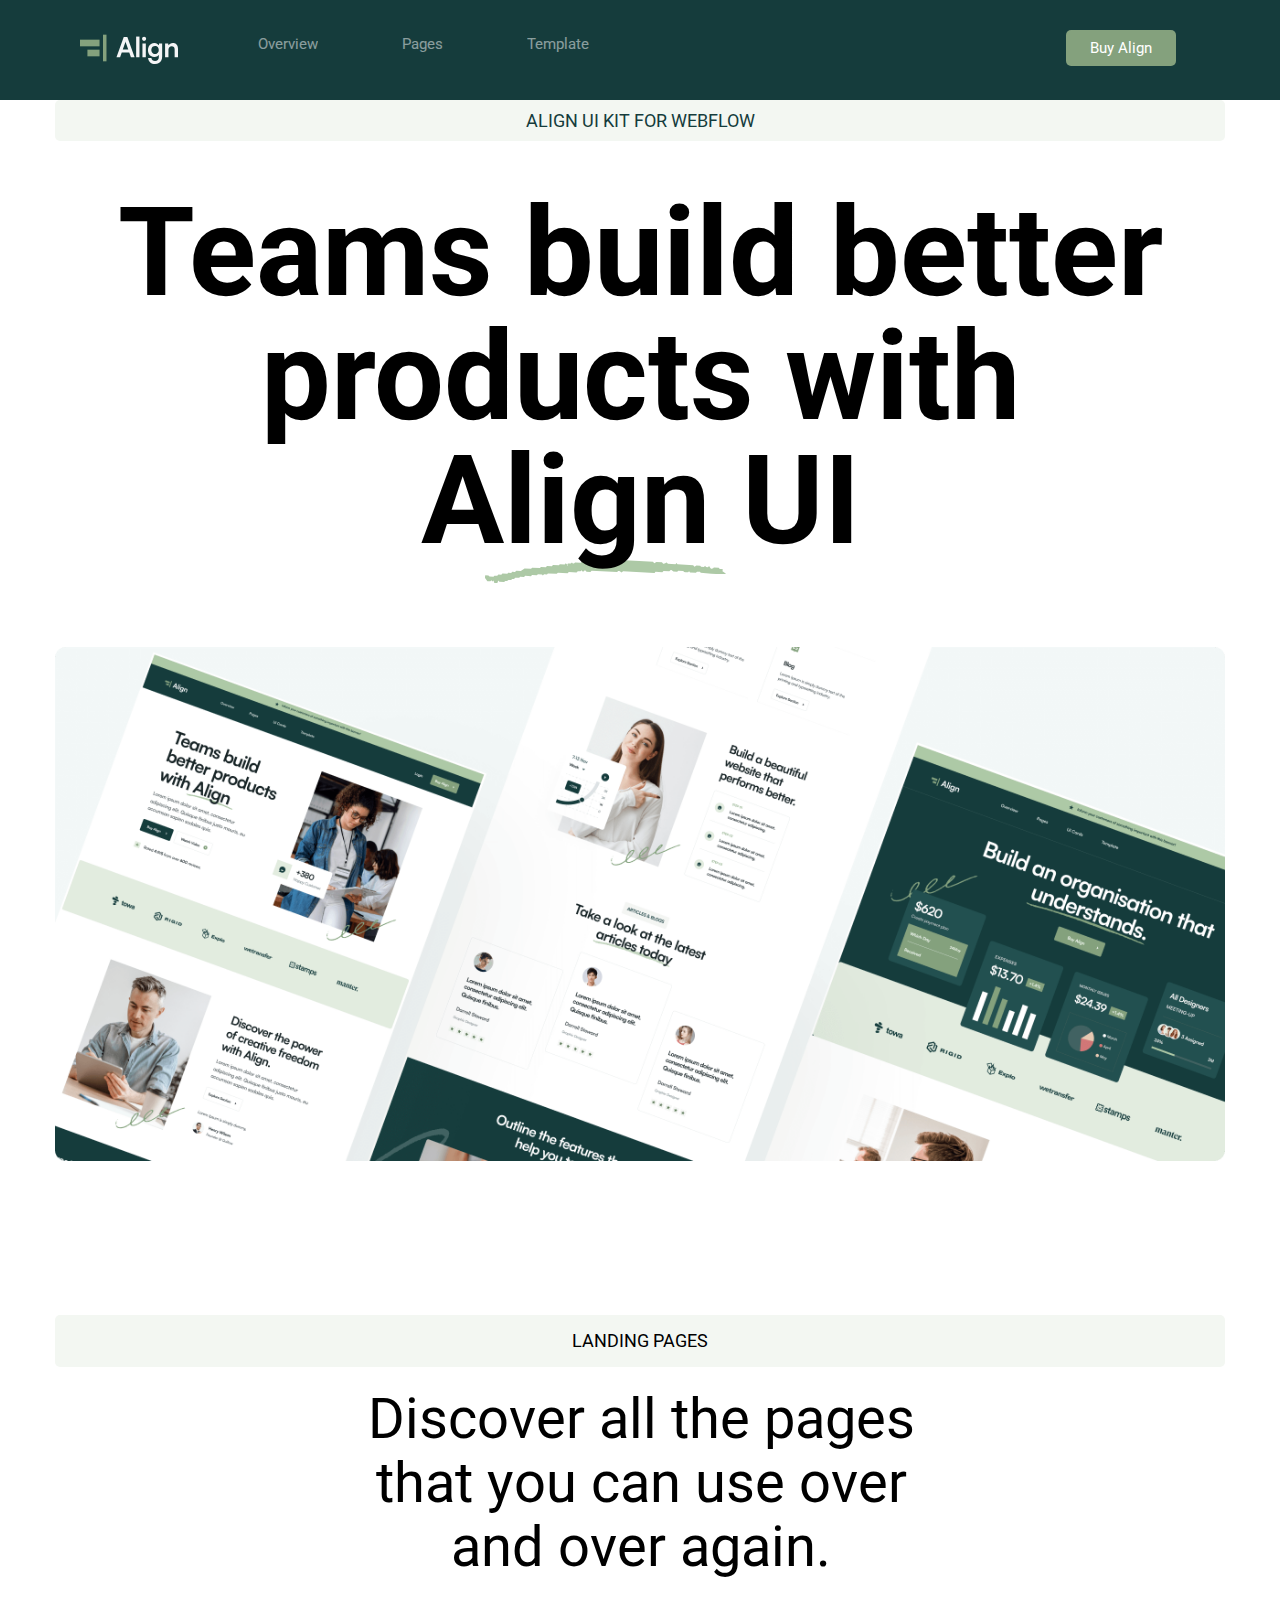
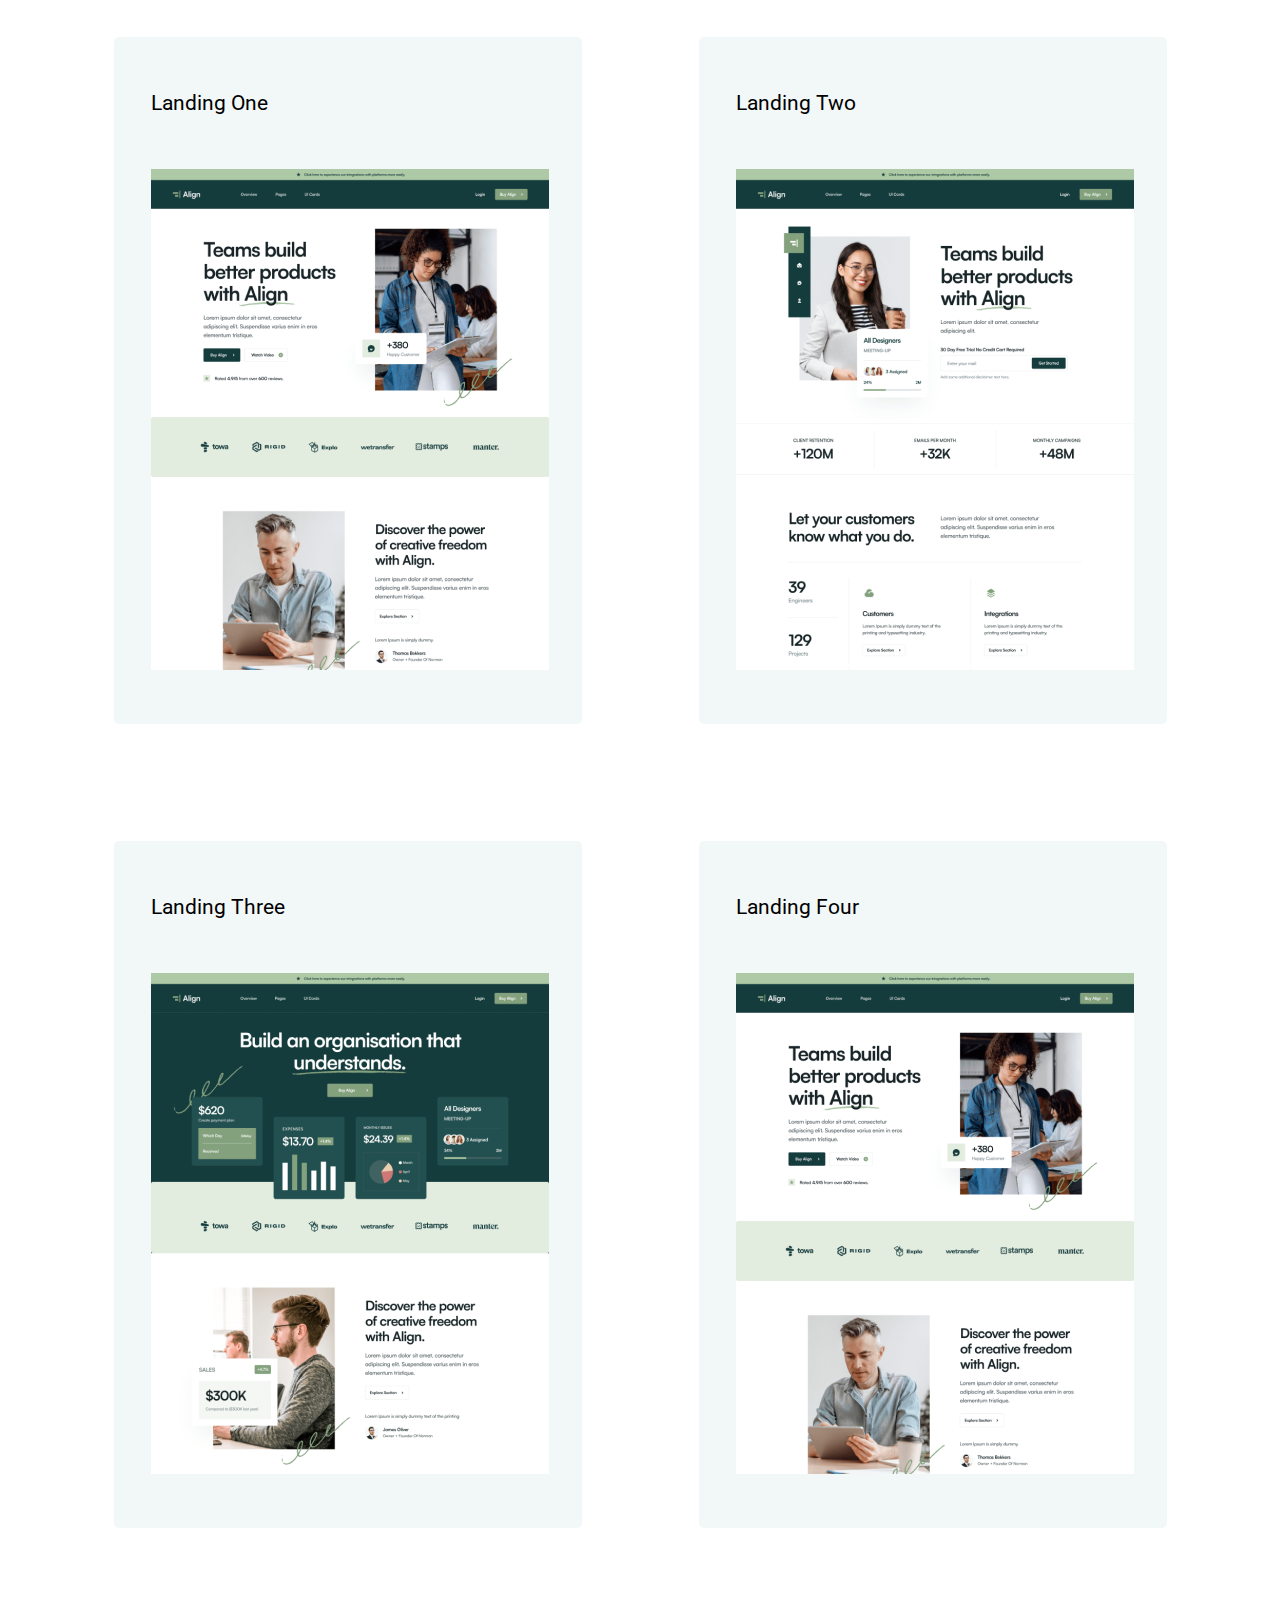
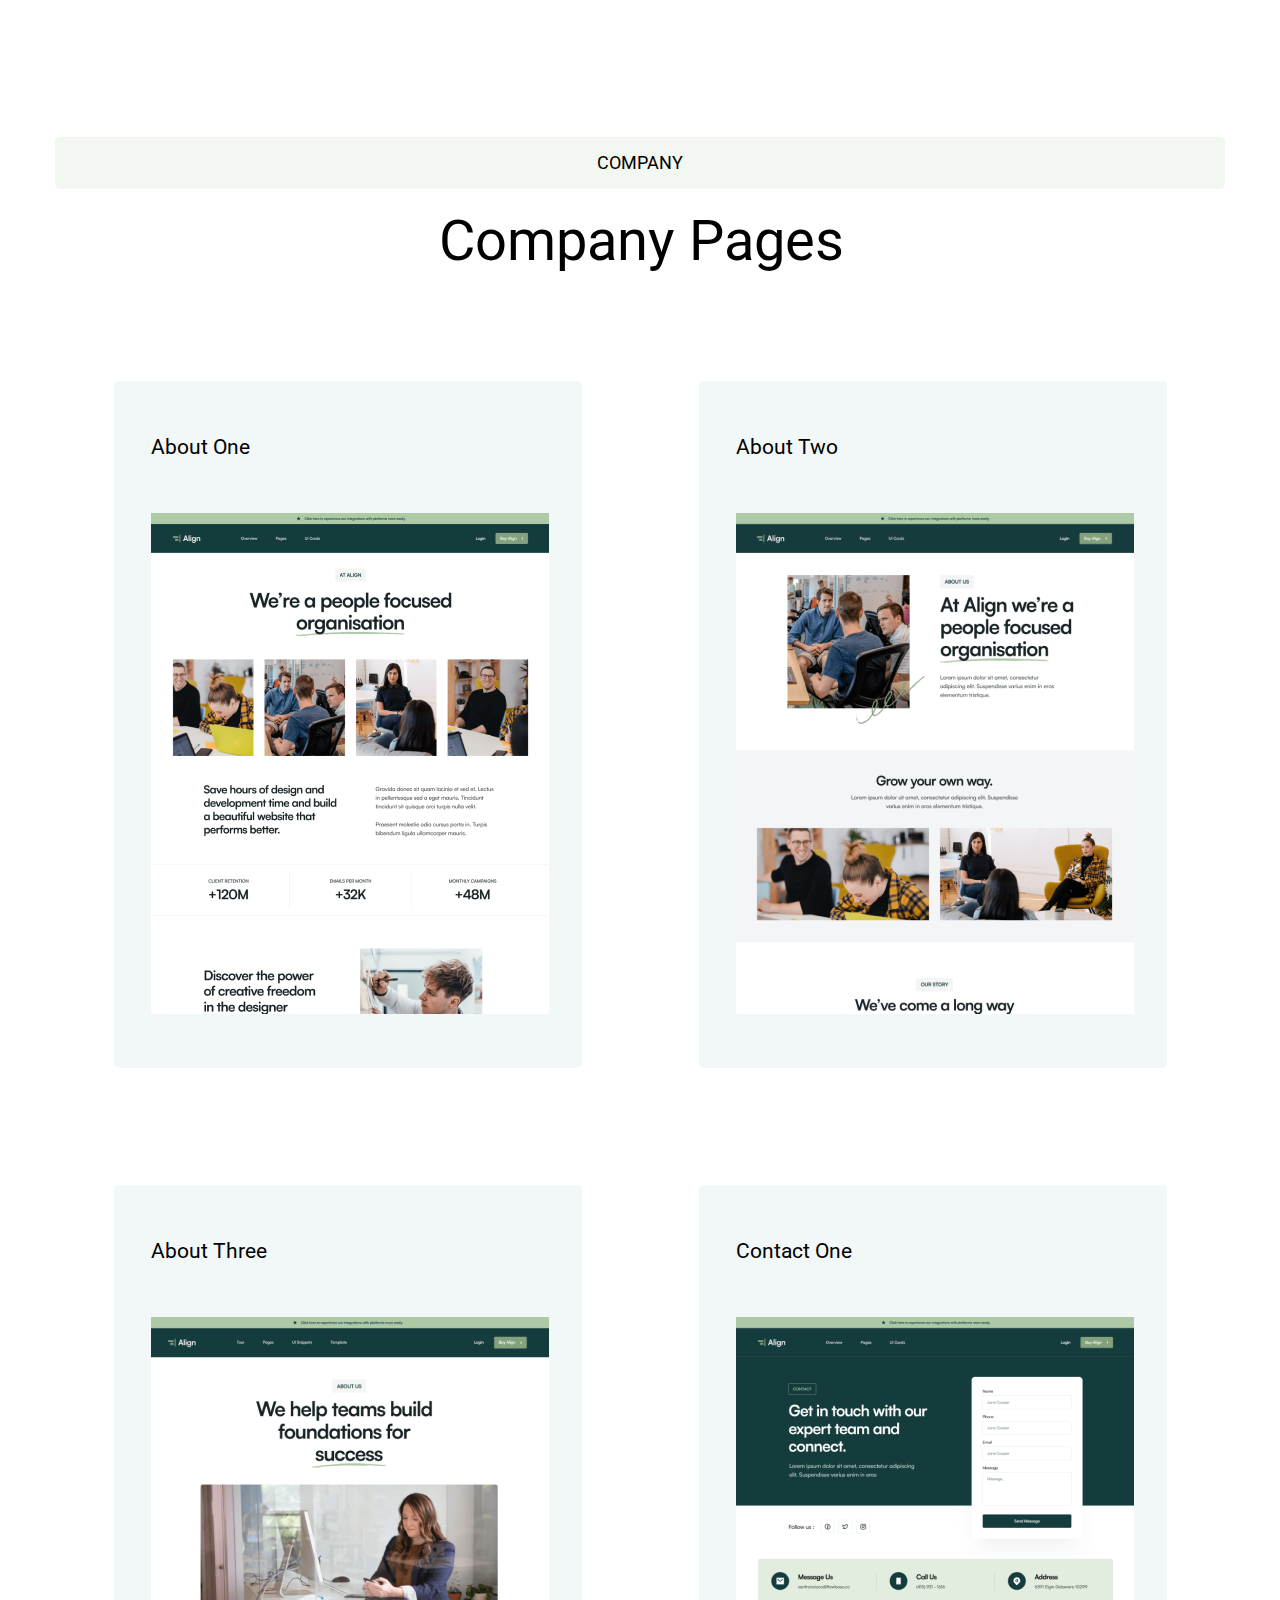
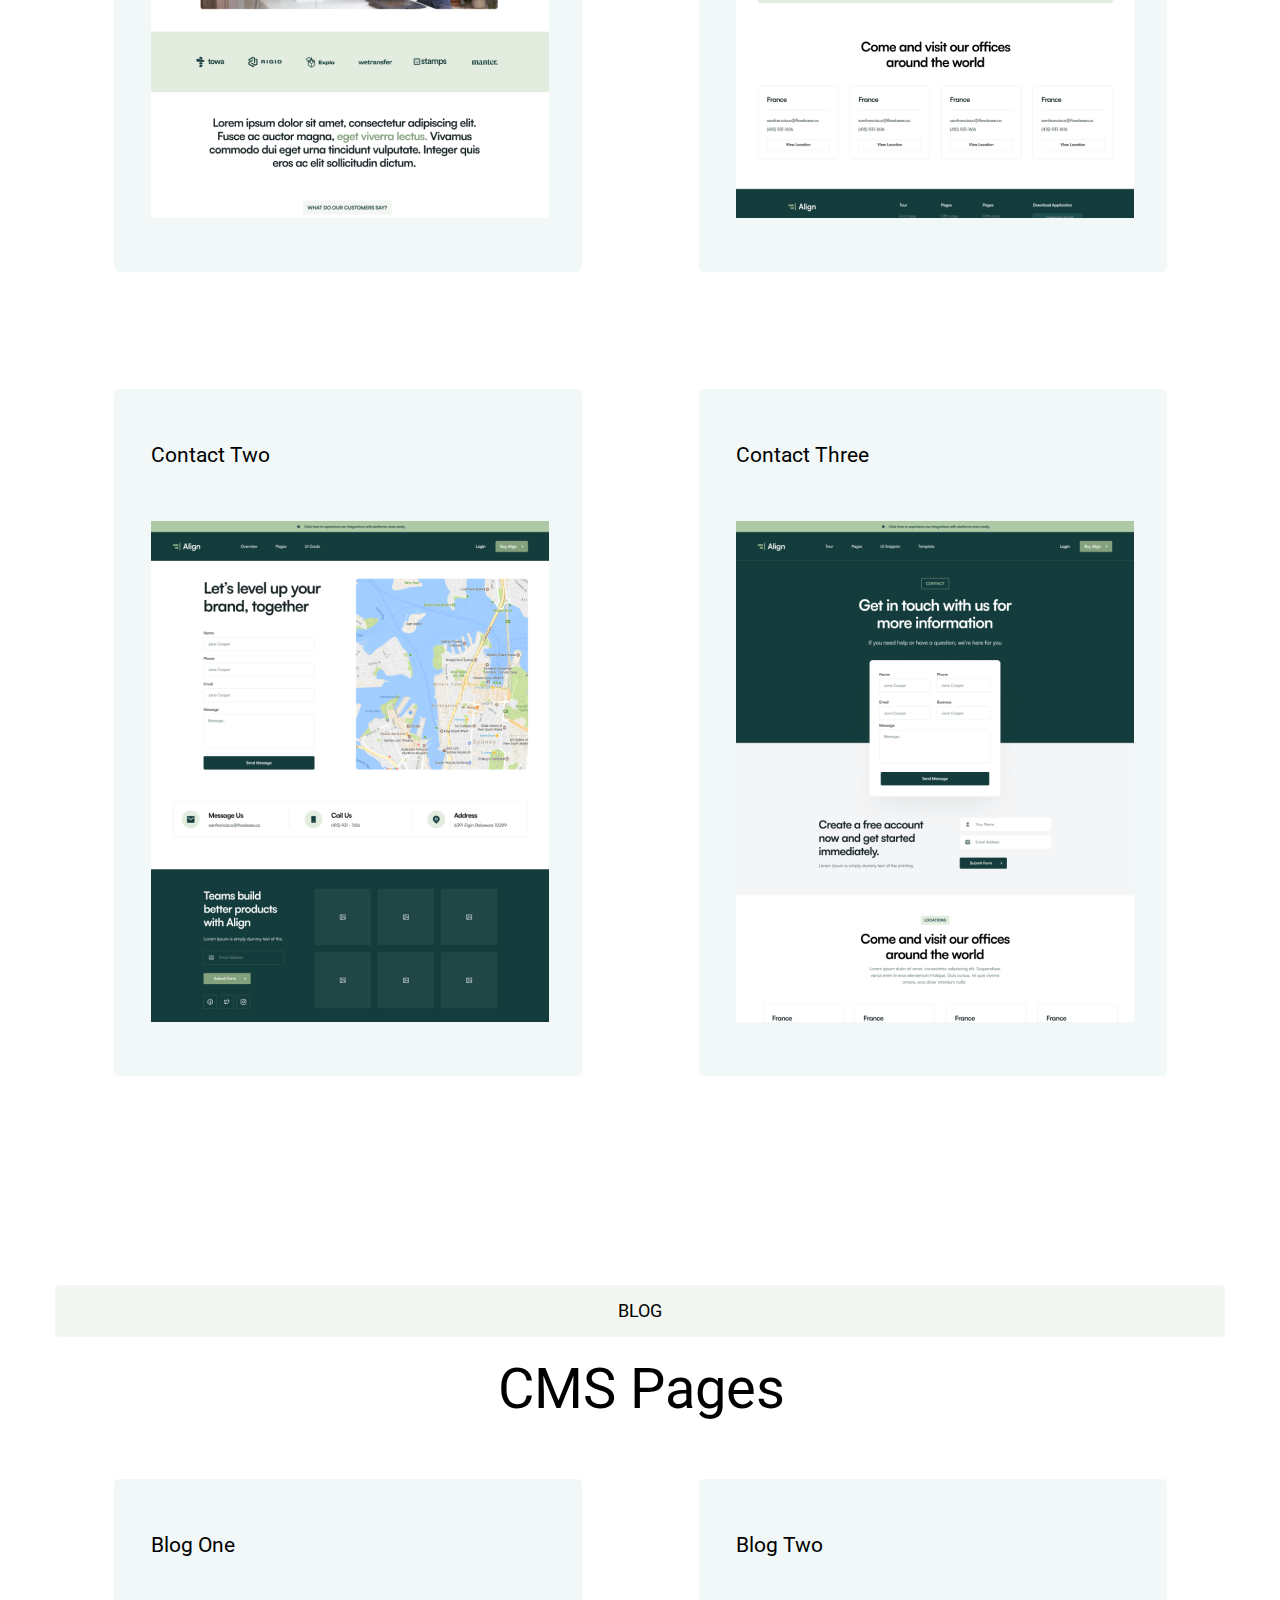
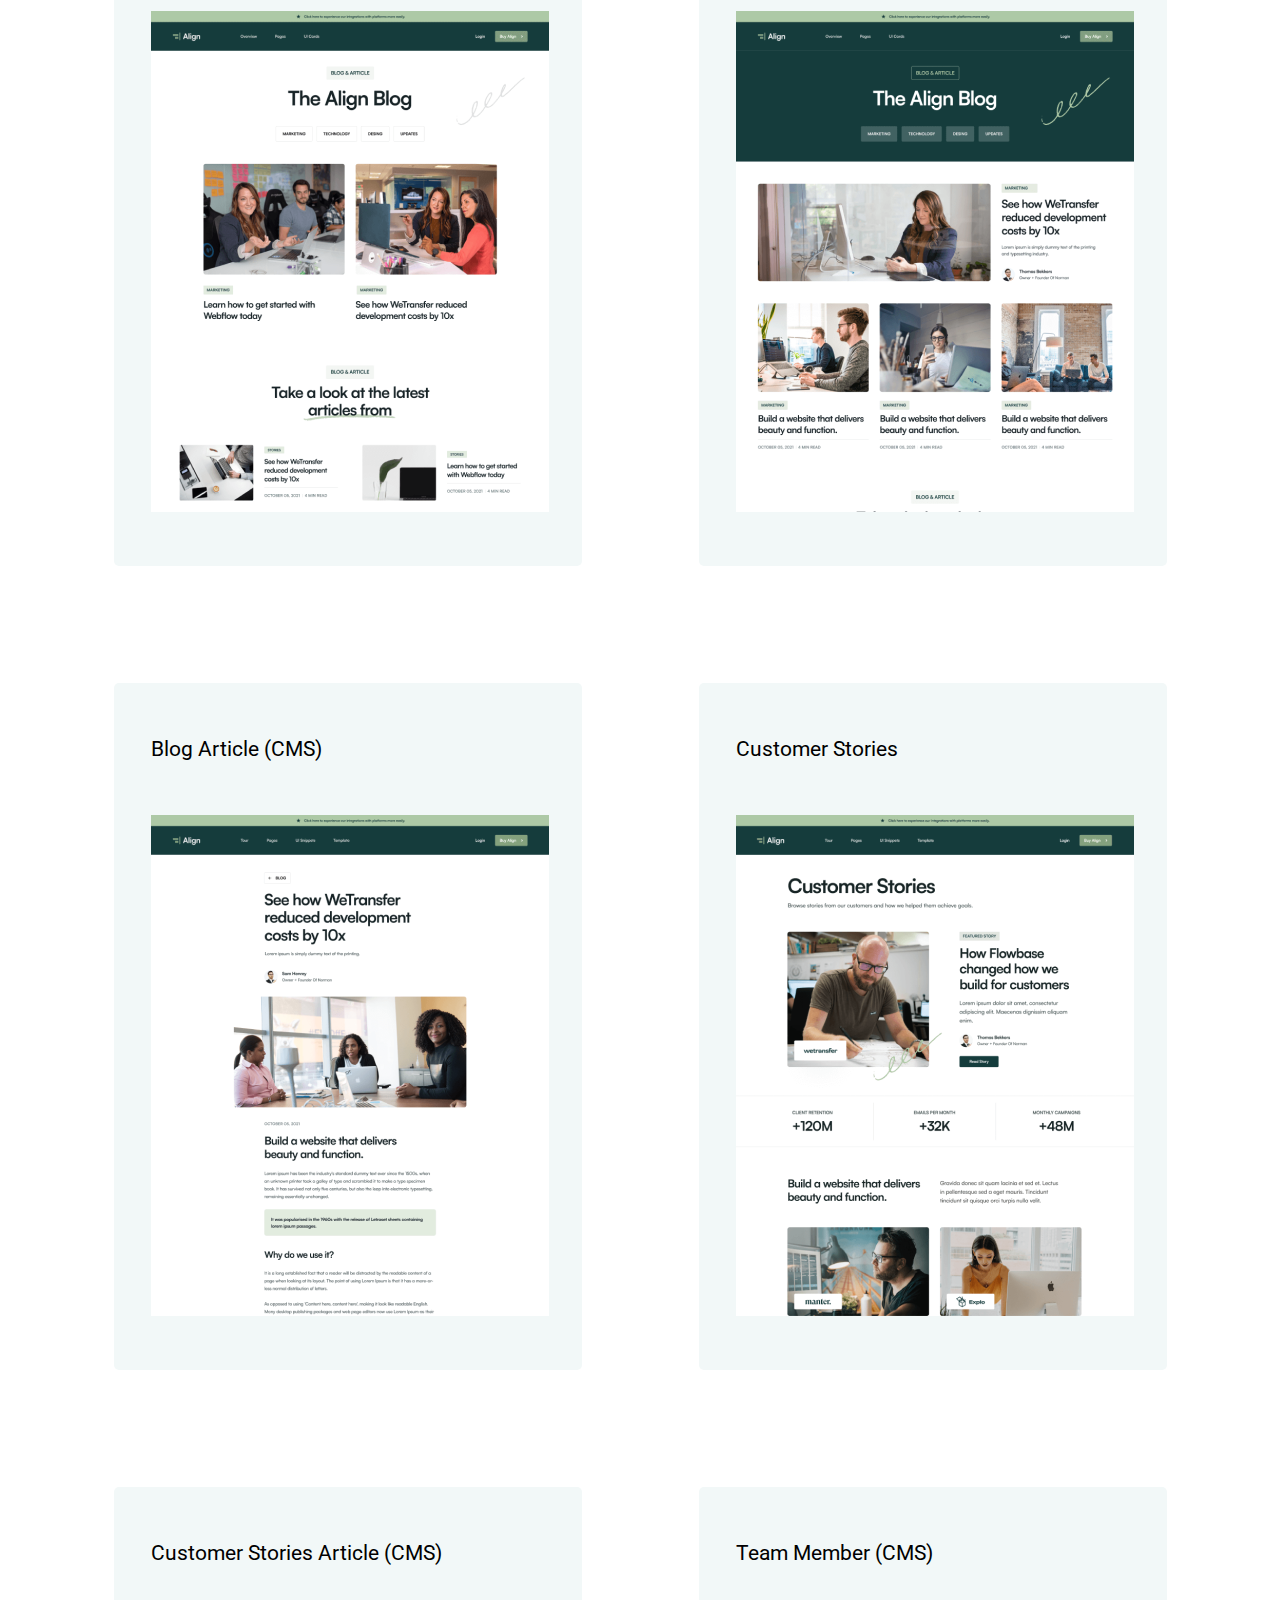
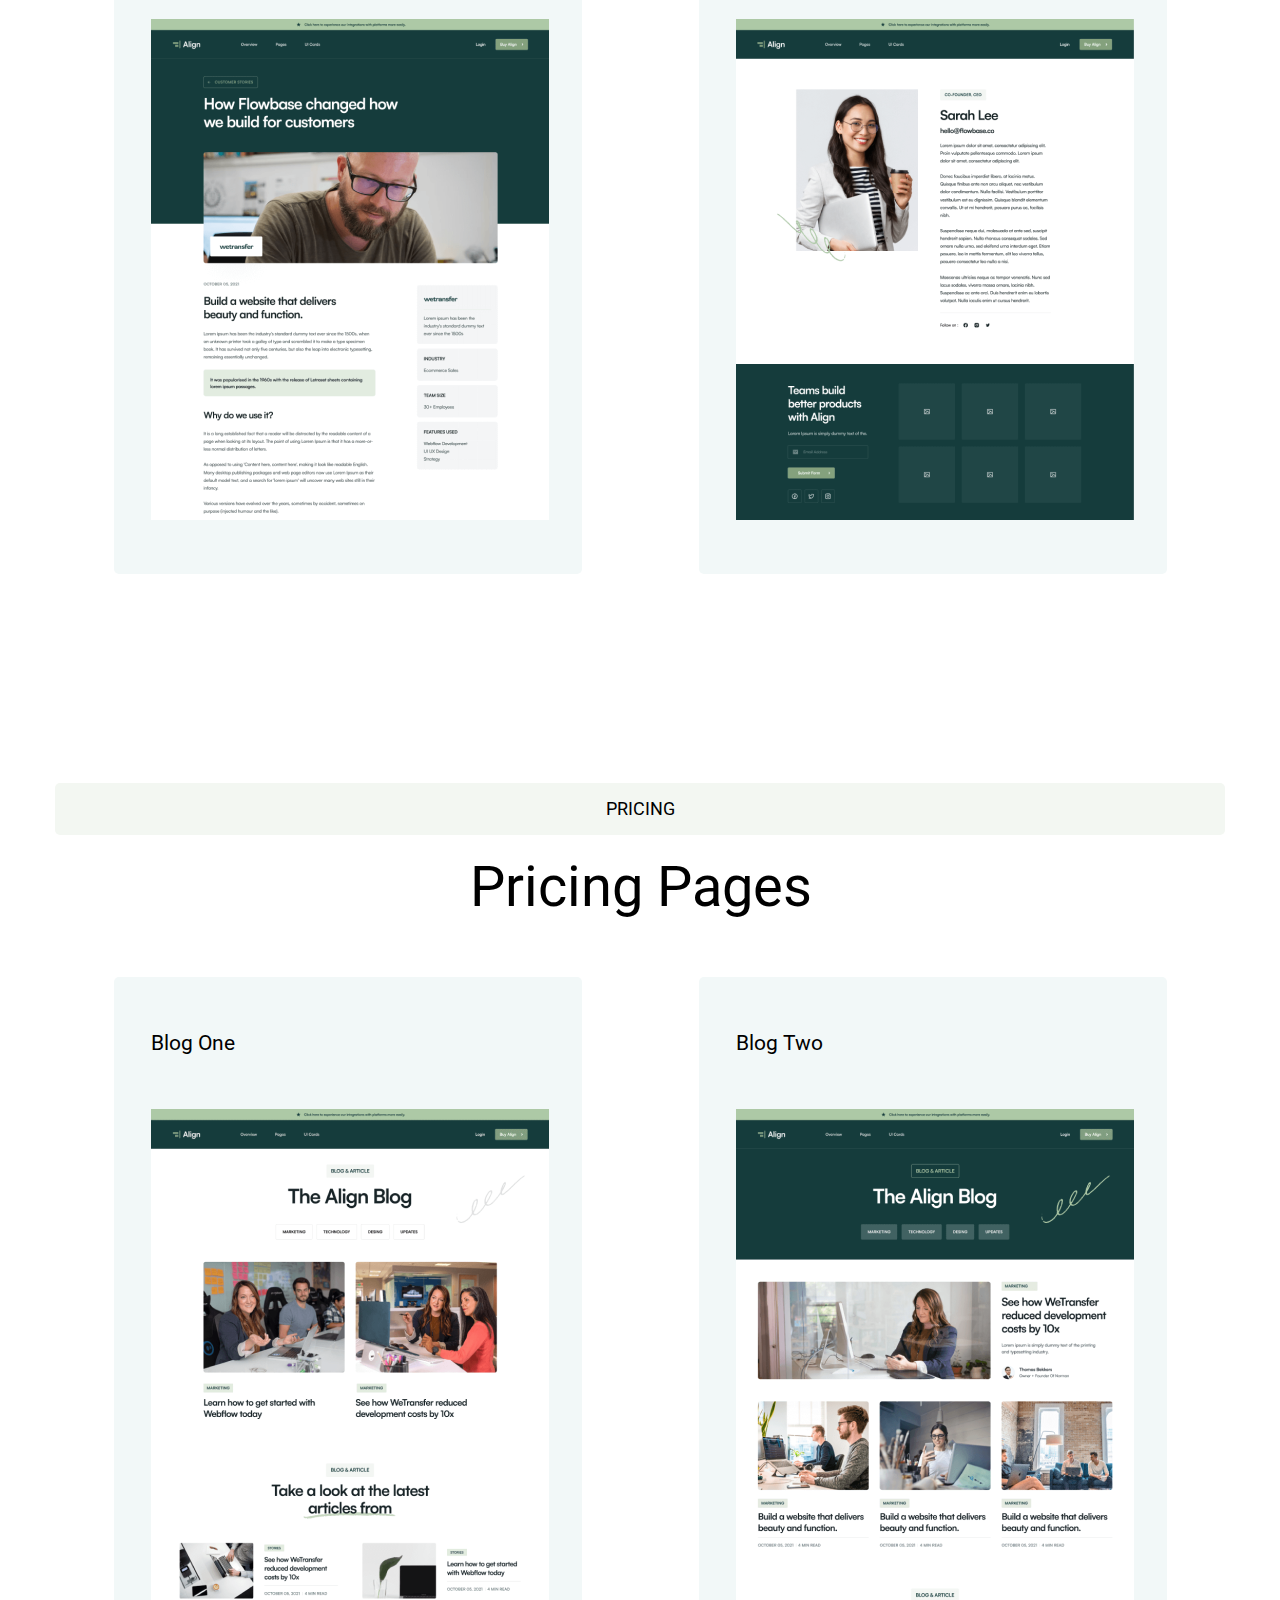
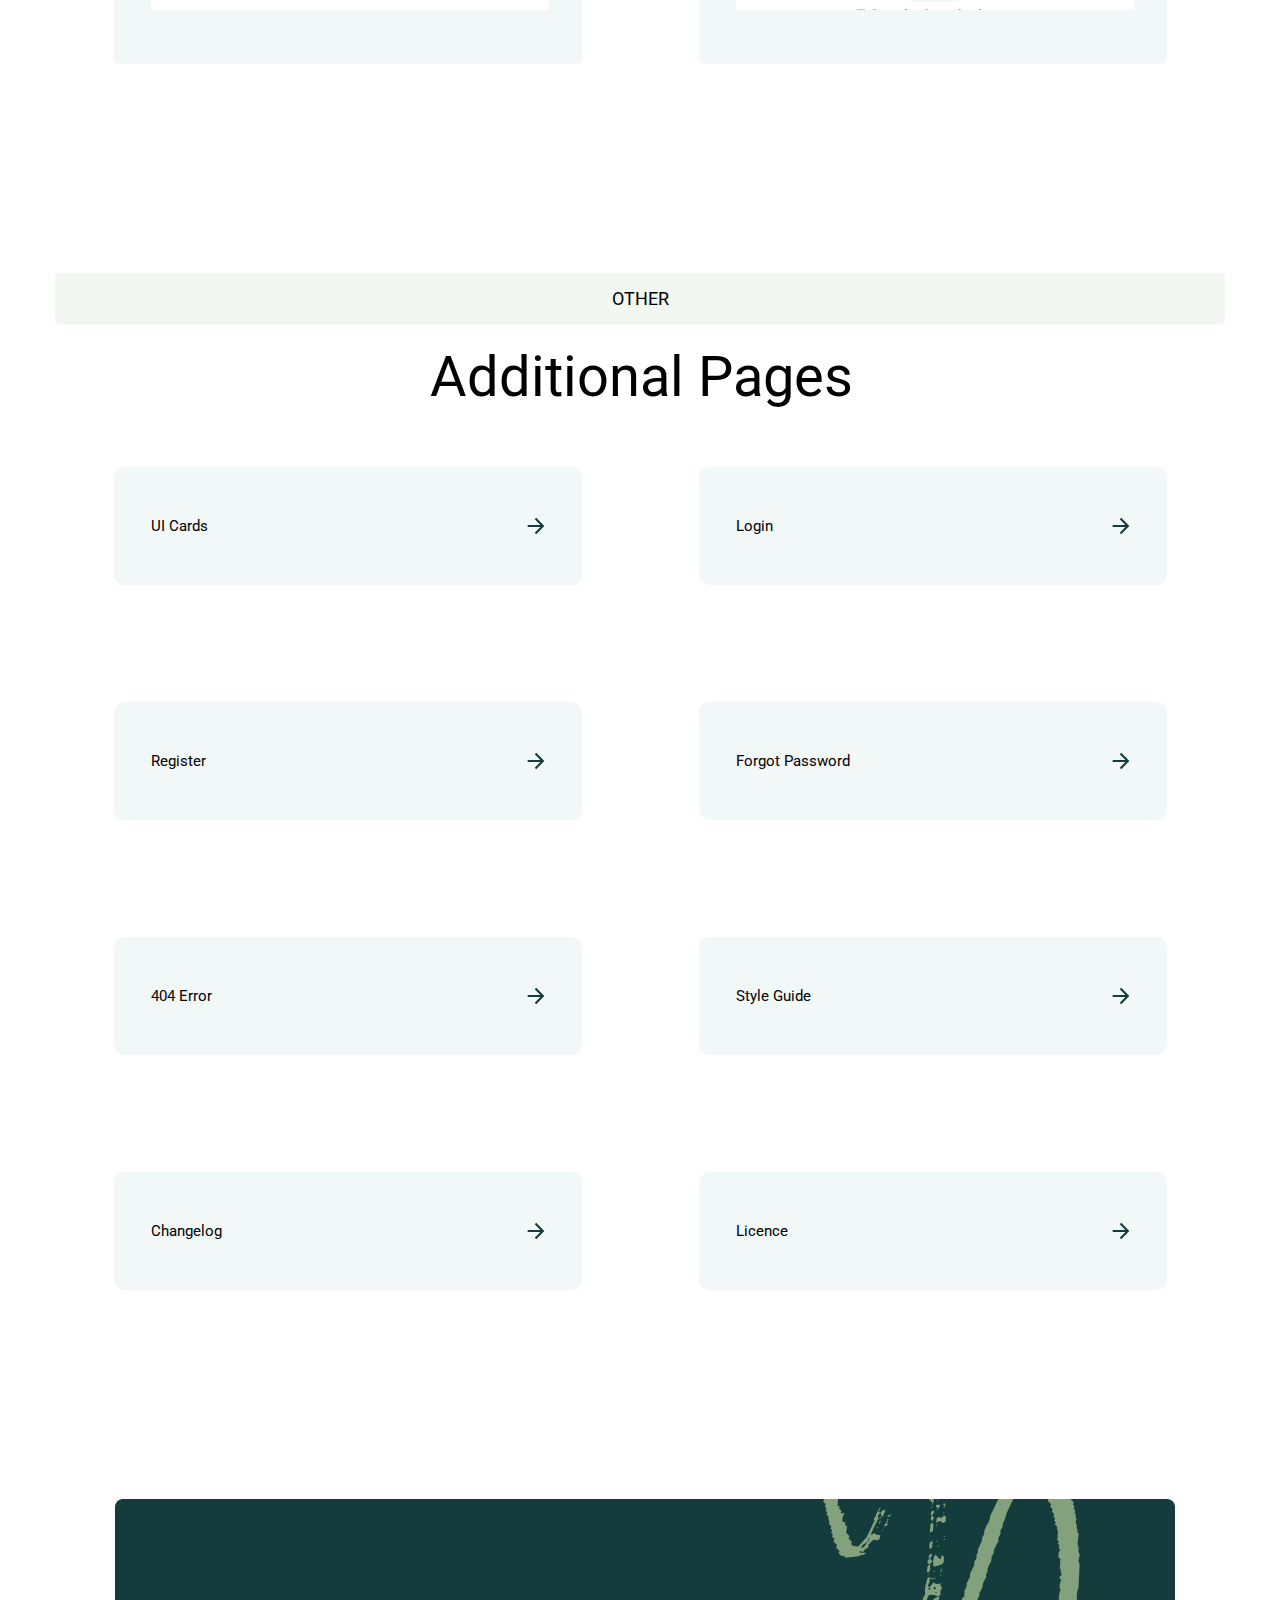
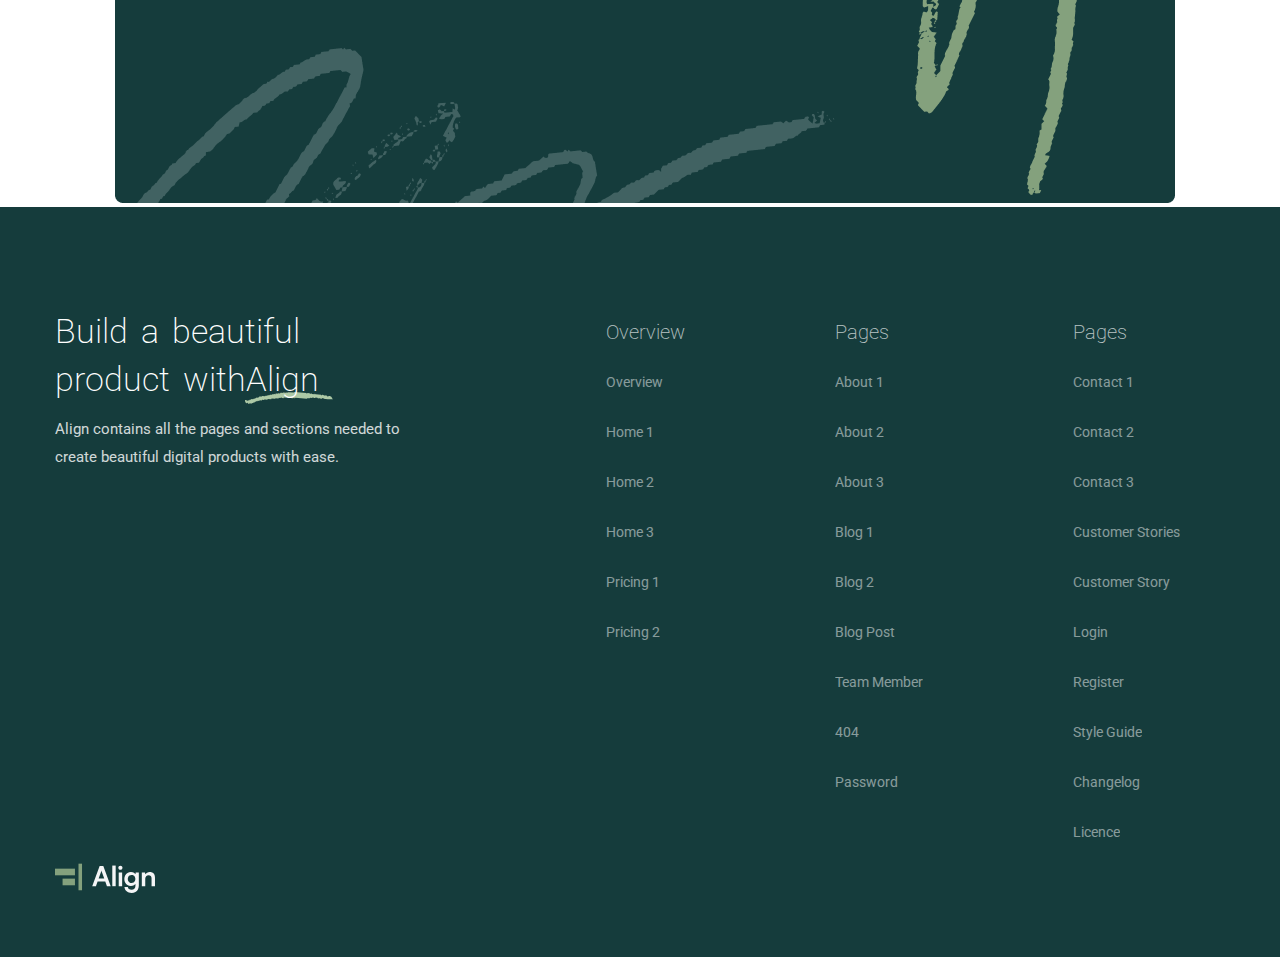
<file: align.html>
<!DOCTYPE html>
<html lang="en">
<head>
    <meta charset="UTF-8">
    <meta http-equiv="X-UA-Compatible" content="IE=edge">
    <meta name="viewport" content="width=device-width, initial-scale=1.0">

    <link rel="stylesheet" href="css/align.css">

    <link rel="preconnect" href="https://fonts.googleapis.com">
    <link rel="preconnect" href="https://fonts.gstatic.com" crossorigin>
    <link href="https://fonts.googleapis.com/css2?family=Roboto&display=swap" rel="stylesheet">
    <!-- <link href="https://cdn.jsdelivr.net/npm/bootstrap@5.0.2/dist/css/bootstrap.min.css" rel="stylesheet" integrity="sha384-EVSTQN3/azprG1Anm3QDgpJLIm9Nao0Yz1ztcQTwFspd3yD65VohhpuuCOmLASjC" crossorigin="anonymous"> -->

    <title>align</title>
</head>
<body>

    <!-- Header -->
    <header class="header">
        <div class="header__inner">
            <div class="container">

                <div class="header__item">
                    <div class="header__item__logo">
                        <svg class="logo" width="98" height="32" viewBox="0 0 98 32" fill="none" xmlns="http://www.w3.org/2000/svg">
                            <path d="M23.018 2.66666H26.4865V29.3333H23.018V2.66666Z" fill="#84A17D"/>
                            <path d="M0 7.66666H19.5495V14.3333H0V7.66666Z" fill="#84A17D"/>
                            <path d="M7.40993 17.6667H19.5495V24.3333H7.40993V17.6667Z" fill="#84A17D"/>
                            <path d="M40.0995 25.2471H36.4651L43.7339 4.93272H47.3407L54.6094 25.2471H50.8925L49.268 20.5506H41.7515L40.0995 25.2471ZM45.083 10.9909L42.7702 17.5493H48.2493L45.9365 10.9909C45.8631 10.713 45.7805 10.4351 45.6887 10.1572C45.597 9.87934 45.5419 9.63847 45.5235 9.43467C45.4868 9.61994 45.4226 9.8608 45.3308 10.1572C45.2574 10.4351 45.1748 10.713 45.083 10.9909Z" fill="#F4F5F6"/>
                            <path d="M59.4735 25.2471H56.142V4.57146H59.4735V25.2471Z" fill="#F4F5F6"/>
                            <path d="M62.4465 25.2471V11.5189H65.8055V25.2471H62.4465ZM64.0984 8.76774C63.5294 8.76774 63.043 8.5732 62.6392 8.18414C62.2537 7.77654 62.061 7.2856 62.061 6.71127C62.061 6.13695 62.2537 5.65526 62.6392 5.2662C63.043 4.87714 63.5294 4.68262 64.0984 4.68262C64.6675 4.68262 65.1447 4.87714 65.5302 5.2662C65.934 5.65526 66.1359 6.13695 66.1359 6.71127C66.1359 7.2856 65.934 7.77654 65.5302 8.18414C65.1447 8.5732 64.6675 8.76774 64.0984 8.76774Z" fill="#F4F5F6"/>
                            <path d="M67.9544 18.0773C67.9544 16.7434 68.2206 15.5577 68.753 14.5202C69.3032 13.4642 70.0654 12.6305 71.0381 12.0191C72.0108 11.4077 73.1398 11.1021 74.4244 11.1021C75.5812 11.1021 76.5724 11.3615 77.3981 11.8802C78.2239 12.3804 78.8026 13.0844 79.133 13.9922L78.7748 14.2979L79.0502 11.5189H82.1617V24.5523C82.1617 26.0715 81.8677 27.3869 81.2804 28.4985C80.7116 29.6286 79.8945 30.4901 78.8297 31.0829C77.7835 31.6943 76.5175 32 75.0303 32C73.0848 32 71.4877 31.472 70.2395 30.416C68.9913 29.36 68.257 27.9149 68.0372 26.0808H71.3963C71.5062 26.9701 71.8731 27.6648 72.4975 28.165C73.1398 28.6653 73.984 28.9153 75.0303 28.9153C76.1871 28.9153 77.1048 28.5726 77.7835 27.8871C78.4814 27.2202 78.8297 26.3124 78.8297 25.1637V21.7456L79.2151 22.1069C78.8847 22.9776 78.2795 23.6723 77.3981 24.1911C76.5175 24.7098 75.4984 24.9692 74.3423 24.9692C73.057 24.9692 71.9373 24.6728 70.9831 24.0799C70.0283 23.4871 69.2853 22.6719 68.753 21.6344C68.2206 20.5969 67.9544 19.4112 67.9544 18.0773ZM71.3407 17.9939C71.3407 18.7721 71.4877 19.4668 71.7817 20.0782C72.0936 20.671 72.5246 21.1435 73.0756 21.4955C73.6265 21.8475 74.2688 22.0235 75.0031 22.0235C75.7739 22.0235 76.4347 21.8567 76.985 21.5233C77.5544 21.1713 77.9855 20.6988 78.2795 20.106C78.5914 19.4946 78.7476 18.7906 78.7476 17.9939C78.7476 17.1973 78.6006 16.5118 78.3066 15.9375C78.0133 15.3447 77.5816 14.8815 77.0128 14.548C76.4619 14.2145 75.7924 14.0478 75.0031 14.0478C74.2502 14.0478 73.5987 14.2238 73.0477 14.5758C72.4975 14.9093 72.075 15.3725 71.7817 15.9653C71.4877 16.5581 71.3407 17.2343 71.3407 17.9939Z" fill="#F4F5F6"/>
                            <path d="M88.4463 25.2471H85.0872V11.5189H88.198L88.4735 13.2975C88.8959 12.612 89.4925 12.0747 90.2633 11.6857C91.0526 11.2966 91.9061 11.1021 92.8239 11.1021C94.5309 11.1021 95.8155 11.6115 96.6783 12.6305C97.5597 13.6495 98 15.0389 98 16.799V25.2471H94.6408V17.6049C94.6408 16.4563 94.3839 15.604 93.8701 15.0482C93.3562 14.4739 92.6583 14.1867 91.7776 14.1867C90.7314 14.1867 89.9143 14.5202 89.327 15.1872C88.7396 15.8541 88.4463 16.7434 88.4463 17.855V25.2471Z" fill="#F4F5F6"/>
                        </svg>                            
                    </div>

                    <nav class="header__nav">
                        <a class="header__nav_1" href="#">Overview</a>
                        <a class="header__nav_1" href="#">Pages</a>
                        <a class="header__nav_1" href="#">Template</a>
                    </nav>
                </div>

                <div class="header__item_2">
                    <a class="header__btn" href="#">Buy Align</a>
                </div>
                
            </div>
        </div>
    </header>

    <!-- Intro -->
    <div class="intro">
        <div class="container">
            <div class="intro__inner">
                <div class="intro__suptitle">ALIGN UI KIT FOR WEBFLOW</div>
                <div class="intro__title">
                    <h1>Teams build better</h1>
                    <h1>products with</h1>
                    <h1>Align UI</h1>
                </div>
                <svg class="intro__inner__vector" width="241" height="80" viewBox="0 0 241 80" fill="none" xmlns="http://www.w3.org/2000/svg">
                    <path d="M82.3786 61.4883C82.5919 61.1722 82.7582 60.812 82.8695 60.4245L85.7348 60.5795L86.9188 59.4469C87.5772 59.7485 87.8047 61.25 89.31 60.1879L90.0051 59.4543L95.8649 59.7714L96.7642 58.7563C98.6966 58.4353 100.793 58.9742 102.87 58.8207L103.702 57.8817L113.375 58.4052L114.58 57.3002L116.174 58.6099L117.775 57.287L134.449 58.1893L135.571 57L168.036 58.7568L169.213 60.2565L171.414 59.0725L176.972 59.3733L177.97 60.4379C179.276 61.3596 180.438 59.6406 181.783 59.4474L182.88 60.7567L190.464 61.1671L191.54 60.0551L192.219 60.9696C192.348 60.9766 192.445 61.3009 192.573 61.3079L208.193 62.1531L209.477 63.6852L211.42 62.4606L215.212 62.6658L216.036 63.7742L219.009 63.9351L220.039 62.8739L221.032 64.0978L222.949 64.2015L224.047 63.0641L225.735 65.3894C226.845 65.7154 227.868 66.1165 228.807 64.5717L233.783 64.8409L234.756 66.0371C235.803 66.3331 236.921 65.8351 238.142 66.7256L237.209 68.0582L241 70.7365C238.103 71.4574 226.033 70.9904 215.672 69.7649L214.973 68.7962L211.979 68.6342L210.926 69.7208L205.044 69.4026L204.074 68.1533L203.108 69.2445C201.754 69.2912 200.401 69.2179 199.058 69.0253L198.276 67.9459L193.256 67.6743L192.207 68.6281L188.415 68.423C188.025 67.9552 187.556 67.5985 187.043 67.3777C186.528 67.1569 185.981 67.0774 185.439 67.1449L184.319 68.2811L178.503 67.9664L177.359 69.1809L170.487 68.8091L169.766 69.6478C169.637 69.6408 169.497 69.9523 169.368 69.9453L138.044 68.2503L136.657 69.6114L134.765 68.1793C134.306 67.9298 133.791 67.8852 133.308 68.0533C132.826 68.2213 132.405 68.5915 132.121 69.0999L106.592 67.7185L105.384 68.9296L101.484 68.7186L100.513 67.496C100.2 67.3927 99.8698 67.4043 99.5624 67.5294C99.255 67.6546 98.984 67.8877 98.7829 68.2002C97.951 69.1391 97.33 68.3875 96.6549 67.3404L95.5195 68.3161L92.805 68.1692L91.532 69.3769L83.8196 68.9595L82.6111 70.1707L72.852 69.6426L71.7297 70.8584L62.8755 70.3792L61.9968 71.4221L59.0884 71.2647L57.8145 72.499L57.0108 71.4183L52.8961 71.1956L51.9069 72.3122L46.9734 72.0453L46.0282 73.1377L40.19 72.8217L39.0462 74.0364L35.1038 73.8231L34.2467 74.8671L30.2612 74.6513C29.834 75.1336 29.6073 75.4404 29.3395 75.6919C28.5563 76.4739 27.3912 75.2407 26.6586 76.4244C25.9261 77.6081 25.1515 76.9279 24.4817 76.9449C23.812 76.9618 23.2107 76.876 22.6917 77.5128C21.784 78.7669 20.0064 77.1549 19.2896 79.1106L14.3131 78.8414L13.2379 77.5066C13.0168 78.2659 12.7976 78.972 12.5559 79.7036C11.4474 80.0687 10.2836 80.0969 9.16415 79.7861L8.57988 77.3876L7.42205 78.3887L6.46677 77.3264L5.39417 78.3587L2.37812 78.1955L0.0348466 74.8773C-0.0547853 73.9838 0.0290949 73.0768 0.279553 72.2312L3.48949 72.4048L4.48882 73.4428L8.49588 73.6598L9.37267 72.67L12.238 72.8251L13.4248 71.6128L16.29 71.7677L17.4338 70.5532L22.3242 70.8178L23.2459 69.7773L26.1973 69.937L27.2325 68.7431L29.9685 68.8912L31.3493 67.6893L35.8302 67.9318L39.565 65.4744L46.028 65.8242L47.1492 64.6349L55.0126 65.0604C55.2599 64.7812 55.5071 64.5021 55.9137 63.9922L60.8471 64.2592L61.9488 63.0156L66.8606 63.2814L67.9622 62.0379L73.8652 62.3573L74.8328 61.2395L79.6585 61.5007L80.8003 60.3391C81.2221 60.807 81.695 61.1997 82.2053 61.5055C82.3757 62.1796 82.148 63.1247 83.1466 62.3543C82.9329 62.0134 82.673 61.7204 82.3786 61.4883Z" fill="#ADC9A6"/>
                </svg>   
                <img class="intro__png" src="css/img/png_2.png" alt="pages">                 
            </div>
        </div>
    </div>

    <!-- Main -->
    <div class="main">
        <div class="container">
                
                <div class="main__suptitle">LANDING PAGES</div>
                <div class="main__title">Discover all the pages that you can use over and over again.</div>

            <div class="main__inner">

                <div class="main__item">
                    <div class="main__item__title">Landing One</div>
                    <img class="main__item__img" src="css/img/main_1.png" alt="">
                </div>
                <div class="main__item">
                    <div class="main__item__title">Landing Two</div>
                    <img class="main__item__img" src="css/img/main_2.png" alt="">
                </div>
                <div class="main__item">
                    <div class="main__item__title">Landing Three</div>
                    <img class="main__item__img" src="css/img/main_3.png" alt="">
                </div>
                <div class="main__item">
                    <div class="main__item__title">Landing Four</div>
                    <img class="main__item__img" src="css/img/main_1.png" alt="">
                </div>

            </div>
        </div>
    </div>

    <!-- Main_2 -->
    <div class="main_2">
        <div class="container">

            <div class="main__suptitle main_2_suptitle">COMPANY</div>
            <div class="main__title main_2__title">Company Pages</div>

            <div class="main__inner main__inner__2">

                <div class="main__item">
                    <div class="main__item__title">About One</div>
                    <img class="main__item__img" src="css/img/about/a-1.png" alt="">
                </div>
                <div class="main__item">
                    <div class="main__item__title">About Two</div>
                    <img class="main__item__img" src="css/img/about/a-2.png" alt="">
                </div>
                <div class="main__item">
                    <div class="main__item__title">About Three</div>
                    <img class="main__item__img" src="css/img/about/a-3.png" alt="">
                </div>

                <div class="main__item">
                    <div class="main__item__title">Contact One</div>
                    <img class="main__item__img" src="css/img/about/c-1.png" alt="">
                </div>
                <div class="main__item">
                    <div class="main__item__title">Contact Two</div>
                    <img class="main__item__img" src="css/img/about/c-2.png" alt="">
                </div>
                <div class="main__item">
                    <div class="main__item__title">Contact Three</div>
                    <img class="main__item__img" src="css/img/about/c-3.png" alt="">
                </div>

            </div>

        </div>
    </div>

    <!-- blog -->
    <div class="main_3">
        <div class="container">
            <div class="main_3__inner">

                <div class="main__suptitle main_3_suptitle">BLOG</div>
                <div class="main__title main_3__title">CMS Pages</div>

                <div class="main__inner main__inner__2">

                    <div class="main__item">
                        <div class="main__item__title">Blog One</div>
                        <img class="main__item__img" src="css/img/blog/1.png" alt="">
                    </div>
                    <div class="main__item">
                        <div class="main__item__title">Blog Two</div>
                        <img class="main__item__img" src="css/img/blog/2.png" alt="">
                    </div>
                    <div class="main__item">
                        <div class="main__item__title">Blog Article (CMS)</div>
                        <img class="main__item__img" src="css/img/blog/3.png" alt="">
                    </div>
    
                    <div class="main__item">
                        <div class="main__item__title">Customer Stories</div>
                        <img class="main__item__img" src="css/img/blog/4.png" alt="">
                    </div>
                    <div class="main__item">
                        <div class="main__item__title">Customer Stories Article (CMS)</div>
                        <img class="main__item__img" src="css/img/blog/5.png" alt="">
                    </div>
                    <div class="main__item">
                        <div class="main__item__title">Team Member (CMS)</div>
                        <img class="main__item__img" src="css/img/blog/6.png" alt="">
                    </div>
    
                </div>

            </div>
        </div>
    </div>

    <!-- Pricing -->
    <div class="pricing">
        <div class="container">
            <div class="prising__inner">

                <div class="main__suptitle pricing_suptitle">PRICING</div>
                <div class="main__title pricing__title">Pricing Pages</div>

                <div class="main__inner pricing__inner">
                    <div class="main__item">
                        <div class="main__item__title">Blog One</div>
                        <img class="main__item__img" src="css/img/blog/1.png" alt="">
                    </div>
                    <div class="main__item">
                        <div class="main__item__title">Blog Two</div>
                        <img class="main__item__img" src="css/img/blog/2.png" alt="">
                    </div>
                </div>

            </div>
        </div>
    </div>

    <!-- Other -->
    <div class="other">
        <div class="container">
            <div class="other__inner">

                <div class="main__suptitle pricing_suptitle">OTHER</div>
                <div class="main__title pricing__title">Additional Pages</div>

                <div class="main__inner">
                    <div class="main__item other__item">
                        <div>UI Cards</div>
                        <svg class="other__arrow" width="18" height="18" viewBox="0 0 18 18" fill="none" xmlns="http://www.w3.org/2000/svg">
                            <path d="M13.3459 7.92899L7.75835 2.18194L9.23135 0.666992L17.3334 9.00033L9.23135 17.3337L7.75835 15.8187L13.3459 10.0717H0.666687V7.92899H13.3459Z" fill="#153C3C"/>
                        </svg>                            
                    </div>
                    <div class="main__item other__item">
                        Login
                        <svg class="other__arrow" width="18" height="18" viewBox="0 0 18 18" fill="none" xmlns="http://www.w3.org/2000/svg">
                            <path d="M13.3459 7.92899L7.75835 2.18194L9.23135 0.666992L17.3334 9.00033L9.23135 17.3337L7.75835 15.8187L13.3459 10.0717H0.666687V7.92899H13.3459Z" fill="#153C3C"/>
                        </svg> 
                    </div>
                    <div class="main__item other__item">
                        Register
                        <svg class="other__arrow" width="18" height="18" viewBox="0 0 18 18" fill="none" xmlns="http://www.w3.org/2000/svg">
                            <path d="M13.3459 7.92899L7.75835 2.18194L9.23135 0.666992L17.3334 9.00033L9.23135 17.3337L7.75835 15.8187L13.3459 10.0717H0.666687V7.92899H13.3459Z" fill="#153C3C"/>
                        </svg> 
                    </div>
                    <div class="main__item other__item">
                        Forgot Password
                        <svg class="other__arrow" width="18" height="18" viewBox="0 0 18 18" fill="none" xmlns="http://www.w3.org/2000/svg">
                            <path d="M13.3459 7.92899L7.75835 2.18194L9.23135 0.666992L17.3334 9.00033L9.23135 17.3337L7.75835 15.8187L13.3459 10.0717H0.666687V7.92899H13.3459Z" fill="#153C3C"/>
                        </svg> 
                    </div>
                    <div class="main__item other__item">
                        404 Error
                        <svg class="other__arrow" width="18" height="18" viewBox="0 0 18 18" fill="none" xmlns="http://www.w3.org/2000/svg">
                            <path d="M13.3459 7.92899L7.75835 2.18194L9.23135 0.666992L17.3334 9.00033L9.23135 17.3337L7.75835 15.8187L13.3459 10.0717H0.666687V7.92899H13.3459Z" fill="#153C3C"/>
                        </svg> 
                    </div>
                    <div class="main__item other__item">
                        Style Guide
                        <svg class="other__arrow" width="18" height="18" viewBox="0 0 18 18" fill="none" xmlns="http://www.w3.org/2000/svg">
                            <path d="M13.3459 7.92899L7.75835 2.18194L9.23135 0.666992L17.3334 9.00033L9.23135 17.3337L7.75835 15.8187L13.3459 10.0717H0.666687V7.92899H13.3459Z" fill="#153C3C"/>
                        </svg> 
                    </div>
                    <div class="main__item other__item">
                        Changelog
                        <svg class="other__arrow" width="18" height="18" viewBox="0 0 18 18" fill="none" xmlns="http://www.w3.org/2000/svg">
                            <path d="M13.3459 7.92899L7.75835 2.18194L9.23135 0.666992L17.3334 9.00033L9.23135 17.3337L7.75835 15.8187L13.3459 10.0717H0.666687V7.92899H13.3459Z" fill="#153C3C"/>
                        </svg> 
                    </div>
                    <div class="main__item other__item">
                        Licence
                        <svg class="other__arrow" width="18" height="18" viewBox="0 0 18 18" fill="none" xmlns="http://www.w3.org/2000/svg">
                            <path d="M13.3459 7.92899L7.75835 2.18194L9.23135 0.666992L17.3334 9.00033L9.23135 17.3337L7.75835 15.8187L13.3459 10.0717H0.666687V7.92899H13.3459Z" fill="#153C3C"/>
                        </svg> 
                    </div>
                </div>

            </div>
        </div>
    </div>

    <!-- SupFooter -->
    <div class="supFooter">
        <div class="container">
            <div class="supFooter__inner">

                <img class="supFooter__img" background-image="css/img/supfooter.png" src="css/img/supfooter.png" alt="">
                <!-- <div class="supFooter__title">Align is the stress-free way to build your website.</div> -->
                
            </div>
        </div>
    </div>

    <!-- Footer -->
    <div class="footer">
        <div class="container">
            <div class="footer_inner">

                <div class="footer__item_1">
                    <div class="footer__supitem">
                        <div class="footer__item__title">
                            Build a beautiful
                        </div>
                        <div class="footer__item__title">
                        product withAlign
                        </div>
                        <svg class="footer__vector" width="88" height="48" viewBox="0 0 88 48" fill="none" xmlns="http://www.w3.org/2000/svg">
                            <path d="M30.0802 38.3417C30.158 38.1768 30.2188 37.9889 30.2594 37.7867L31.3056 37.8676L31.738 37.2766C31.9784 37.434 32.0615 38.2174 32.6111 37.6633L32.8649 37.2805L35.0046 37.4459L35.333 36.9163C36.0386 36.7489 36.804 37.03 37.5626 36.9499L37.8664 36.46L41.3984 36.7331L41.8382 36.1566L42.4203 36.8399L43.0049 36.1497L49.0934 36.6205L49.5031 36L61.3576 36.9166L61.7874 37.6991L62.5909 37.0813L64.6206 37.2382L64.9849 37.7937C65.4619 38.2746 65.886 37.3777 66.3771 37.2769L66.7779 37.96L69.5468 38.1741L69.9398 37.594L70.1879 38.0711C70.235 38.0747 70.2702 38.244 70.3173 38.2476L76.0206 38.6886L76.4896 39.4879L77.1989 38.849L78.5836 38.9561L78.8845 39.5344L79.97 39.6183L80.3462 39.0646L80.7088 39.7032L81.4088 39.7573L81.8096 39.1639L82.4261 40.3771C82.8313 40.5472 83.2049 40.7564 83.5476 39.9504L85.3648 40.0909L85.7199 40.715C86.1023 40.8694 86.5106 40.6096 86.9563 41.0742L86.6158 41.7695L88 43.1669C86.9422 43.543 82.5348 43.2993 78.7516 42.6599L78.4964 42.1545L77.403 42.07L77.0185 42.6369L74.8708 42.4709L74.5166 41.8191L74.1638 42.3884C73.6696 42.4128 73.1755 42.3746 72.6849 42.2741L72.3994 41.7109L70.5663 41.5692L70.1835 42.0669L68.7988 41.9598C68.6563 41.7158 68.4851 41.5296 68.2977 41.4144C68.1098 41.2992 67.91 41.2578 67.712 41.293L67.3033 41.8858L65.1794 41.7216L64.7618 42.3553L62.2525 42.1613L61.9894 42.5988C61.9423 42.5952 61.8908 42.7577 61.8438 42.7541L50.406 41.8697L49.8995 42.5798L49.2087 41.8327C49.0411 41.7025 48.8532 41.6793 48.6768 41.7669C48.5008 41.8546 48.3472 42.0477 48.2434 42.313L38.9215 41.5923L38.4803 42.2241L37.0564 42.1141L36.7018 41.4762C36.5876 41.4223 36.467 41.4283 36.3547 41.4936C36.2425 41.5589 36.1435 41.6805 36.0701 41.8436C35.7663 42.3335 35.5396 41.9413 35.2931 41.395L34.8785 41.904L33.8873 41.8274L33.4225 42.4575L30.6063 42.2397L30.165 42.8717L26.6016 42.5961L26.1917 43.2305L22.9587 42.9805L22.6378 43.5246L21.5758 43.4424L21.1107 44.0864L20.8172 43.5226L19.3148 43.4064L18.9536 43.989L17.1521 43.8497L16.807 44.4196L14.6752 44.2548L14.2575 44.8885L12.818 44.7772L12.505 45.322L11.0497 45.2094C10.8937 45.461 10.811 45.6211 10.7132 45.7523C10.4272 46.1603 10.0018 45.5169 9.73425 46.1344C9.46678 46.7521 9.18394 46.3972 8.93939 46.406C8.69484 46.4149 8.47528 46.3701 8.28577 46.7023C7.95432 47.3566 7.30523 46.5156 7.04352 47.536L5.22636 47.3955L4.83375 46.6991C4.75301 47.0953 4.67298 47.4637 4.58471 47.8453C4.17997 48.0358 3.755 48.0505 3.34624 47.8884L3.1329 46.637L2.71013 47.1593L2.36131 46.6051L1.96966 47.1436L0.868358 47.0585L0.0127241 45.3273C-0.0200046 44.8611 0.0106238 44.3879 0.102077 43.9467L1.27417 44.0373L1.63907 44.5789L3.10223 44.692L3.42239 44.1757L4.46864 44.2566L4.902 43.624L5.94823 43.7049L6.36588 43.0712L8.15157 43.2093L8.48813 42.6664L9.56582 42.7498L9.94382 42.1268L10.9428 42.2041L11.447 41.577L13.0832 41.7035L14.447 40.4214L16.8069 40.6039L17.2163 39.9834L20.0876 40.2054C20.1779 40.0598 20.2682 39.9142 20.4166 39.6481L22.218 39.7874L22.6203 39.1386L24.4138 39.2773L24.8161 38.6285L26.9715 38.7951L27.3248 38.2119L29.0869 38.3482L29.5038 37.7422C29.6578 37.9863 29.8305 38.1911 30.0169 38.3507C30.0791 38.7024 29.9959 39.1955 30.3606 38.7935C30.2826 38.6157 30.1877 38.4628 30.0802 38.3417Z" fill="#ADC9A6"/>
                        </svg>
                    </div>  

                    <div class="footer__item__suptitle">
                        Align contains all the pages and sections needed to create beautiful digital products with ease.
                    </div>  
                    
                    <svg class="footer__logo" width="72" height="23" viewBox="0 0 72 23" fill="none" xmlns="http://www.w3.org/2000/svg">
                        <path d="M16.9112 1.91699H19.4595V21.0837H16.9112V1.91699Z" fill="#84A17D"/>
                        <path d="M0 5.51074H14.3629V10.3024H0V5.51074Z" fill="#84A17D"/>
                        <path d="M5.44403 12.6982H14.3629V17.4899H5.44403V12.6982Z" fill="#84A17D"/>
                        <path d="M29.4609 18.1459H26.7907L32.131 3.54492H34.7809L40.1212 18.1459H37.3904L36.1969 14.7703H30.6746L29.4609 18.1459ZM33.1222 7.89926L31.423 12.6131H35.4485L33.7493 7.89926C33.6953 7.6995 33.6346 7.49978 33.5672 7.30002C33.4998 7.1003 33.4593 6.92718 33.4458 6.7807C33.4189 6.91386 33.3717 7.08698 33.3043 7.30002C33.2503 7.49978 33.1896 7.6995 33.1222 7.89926Z" fill="#F4F5F6"/>
                        <path d="M43.6949 18.1467H41.2472V3.28613H43.6949V18.1467Z" fill="#F4F5F6"/>
                        <path d="M45.879 18.1459V8.27884H48.3469V18.1459H45.879ZM47.0927 6.30141C46.6747 6.30141 46.3173 6.16159 46.0207 5.88195C45.7374 5.58899 45.5959 5.23613 45.5959 4.82333C45.5959 4.41054 45.7374 4.06432 46.0207 3.78469C46.3173 3.50505 46.6747 3.36523 47.0927 3.36523C47.5108 3.36523 47.8614 3.50505 48.1446 3.78469C48.4413 4.06432 48.5896 4.41054 48.5896 4.82333C48.5896 5.23613 48.4413 5.58899 48.1446 5.88195C47.8614 6.16159 47.5108 6.30141 47.0927 6.30141Z" fill="#F4F5F6"/>
                        <path d="M49.9257 12.993C49.9257 12.0342 50.1212 11.182 50.5124 10.4363C50.9166 9.67728 51.4766 9.07808 52.1912 8.63863C52.9059 8.19919 53.7354 7.97949 54.6791 7.97949C55.529 7.97949 56.2573 8.16594 56.8639 8.53878C57.4706 8.89829 57.8958 9.40429 58.1385 10.0568L57.8754 10.2765L58.0777 8.27912H60.3637V17.6469C60.3637 18.7388 60.1477 19.6842 59.7162 20.4832C59.2983 21.2954 58.698 21.9147 57.9157 22.3407C57.1471 22.7802 56.2169 22.9999 55.1243 22.9999C53.695 22.9999 52.5216 22.6204 51.6045 21.8614C50.6875 21.1024 50.148 20.0637 49.9865 18.7455H52.4544C52.5352 19.3846 52.8047 19.884 53.2635 20.2435C53.7353 20.603 54.3556 20.7828 55.1243 20.7828C55.9742 20.7828 56.6484 20.5364 57.1471 20.0438C57.6598 19.5644 57.9157 18.9119 57.9157 18.0863V15.6295L58.1989 15.8892C57.9561 16.515 57.5115 17.0144 56.8639 17.3872C56.2169 17.76 55.4682 17.9465 54.6188 17.9465C53.6745 17.9465 52.8519 17.7335 52.1509 17.3073C51.4493 16.8812 50.9035 16.2953 50.5124 15.5496C50.1212 14.8039 49.9257 13.9517 49.9257 12.993ZM52.4136 12.933C52.4136 13.4923 52.5216 13.9916 52.7376 14.4311C52.9667 14.8572 53.2834 15.1967 53.6882 15.4497C54.0929 15.7027 54.5648 15.8292 55.1043 15.8292C55.6706 15.8292 56.1561 15.7094 56.5604 15.4697C56.9788 15.2167 57.2955 14.8771 57.5115 14.4511C57.7406 14.0116 57.8554 13.5056 57.8554 12.933C57.8554 12.3605 57.7474 11.8677 57.5314 11.4549C57.3159 11.0289 56.9987 10.6959 56.5808 10.4563C56.1761 10.2166 55.6842 10.0967 55.1043 10.0967C54.5512 10.0967 54.0725 10.2232 53.6677 10.4762C53.2635 10.7159 52.9531 11.0488 52.7376 11.4749C52.5216 11.901 52.4136 12.3871 52.4136 12.933Z" fill="#F4F5F6"/>
                        <path d="M64.981 18.1462H62.513V8.27912H64.7986L65.0009 9.55744C65.3113 9.06476 65.7496 8.6786 66.3159 8.39895C66.8958 8.11931 67.5229 7.97949 68.1971 7.97949C69.4513 7.97949 70.3951 8.34567 71.029 9.07808C71.6765 9.81044 72 10.8091 72 12.0742V18.1462H69.5321V12.6534C69.5321 11.8278 69.3433 11.2153 68.9658 10.8158C68.5883 10.403 68.0755 10.1966 67.4285 10.1966C66.6598 10.1966 66.0595 10.4363 65.628 10.9157C65.1965 11.395 64.981 12.0342 64.981 12.8332V18.1462Z" fill="#F4F5F6"/>
                    </svg>
                        
                </div> 

                <div class="footer__item_2">                  
                    <div class="footer__item__overview">
                        <h3>Overview</h3>
                        <div class="footer__item__text">Overview</div>
                        <div class="footer__item__text">Home 1</div>
                        <div class="footer__item__text">Home 2</div>
                        <div class="footer__item__text">Home 3</div>
                        <div class="footer__item__text">Pricing 1</div>
                        <div class="footer__item__text">Pricing 2</div>
                    </div>
                    
                    <div class="footer__item__overview">
                        <h3>Pages</h3>
                        <div class="footer__item__text">About 1</div>
                        <div class="footer__item__text">About 2</div>
                        <div class="footer__item__text">About 3</div>
                        <div class="footer__item__text">Blog 1</div>
                        <div class="footer__item__text">Blog 2</div>
                        <div class="footer__item__text">Blog Post</div>
                        <div class="footer__item__text">Team Member</div>
                        <div class="footer__item__text">404</div>
                        <div class="footer__item__text">Password</div>
                    </div>

                    <div class="footer__item__overview">
                        <h3>Pages</h3>
                        <div class="footer__item__text">Contact 1</div>
                        <div class="footer__item__text">Contact 2</div>
                        <div class="footer__item__text">Contact 3</div>
                        <div class="footer__item__text">Customer Stories</div>
                        <div class="footer__item__text">Customer Story</div>
                        <div class="footer__item__text">Login</div>
                        <div class="footer__item__text">Register</div>
                        <div class="footer__item__text">Style Guide</div>
                        <div class="footer__item__text">Changelog</div>
                        <div class="footer__item__text">Licence</div>
                    </div>
                </div>

            </div>
        </div>
    </div>

</body>
</html>
</file>
<file: css/align.css>
html{
    font-size: 15px;
    font-family: 'Roboto', sans-serif;
}

body{
    margin: 0 auto;
    -webkit-font-smoothing:antialiased
}

*,
*::after,
*::before{
    box-sizing: border-box;
}

h1,h2,h3,h4,h5,h6{
    margin: 0;
}

.container{
    width: 100%;
    max-width: 1170px;
    margin: 0 auto;
}


/* Header */
.header{
    display: flex;
    align-items: center;

    position: fixed;
    margin-top: -100px;

    width: 100%;
    height: 100px;
    background-color: #153C3C;

    z-index: 1000;
}
.header__item{
    display: flex;
    flex-grow: wrap;
}

.header__item__logo{
    margin-left: 80px;
}


.header__nav_1{
    text-decoration: none;
    color: white;

    font-weight: 400;
    line-height: 24px;

    margin-left: 80px;

    opacity: .5;

    transition: .2s opacity linear;
}

.header__nav_1:hover{
    opacity: 1;
    color: white;
    text-decoration: underline;
}

.header__btn{
    position: absolute;

    text-decoration: none;
    color: white;

    text-align: center;
    vertical-align: center;
    align-items: center;

    content: "";
    background-color: #84A17D;
    border-radius: 5px;
    padding: 9px 24px;

    right: 104px;
    top: 30px;

    transition: .2s color linear;
}

.header__btn:hover{
    background-color: white;
    color: #153C3C;
}


/* Intro */
.intro{
    margin-top: 100px;
}

.intro__suptitle{
    position: relative;

    font-size: 18px;
    font-weight: 400;
    text-transform: uppercase;
    color: #153C3C;

    text-align: center;
    margin-top: 100px;

    content: "";
    background-color: #F3F7F2;
    padding: 10px 40px;
    border-radius: 5px;
    
}

.intro__title{
    position: relative;
    text-align: center;

    margin-top: 50px;

    font-size: 62px;
    font-weight: 200;
    line-height: 1;

    z-index: 1000;
}

.intro__inner__vector{
    position: relative;
    left: 430px;
    top: -60px;
    z-index: -1000;
}

.intro__png{
    width: 100%;
    height: auto;
}

/* Main */
.main{
    margin-top: 150px;
}

.main__inner{
    display: flex;
    flex-wrap: wrap;
}

.main__suptitle{
    position: relative;
    text-align: center;

    font-size: 18px;
    font-weight: 400;
    line-height: 32px;
    text-transform: uppercase;

    content: "";
    background-color: #F3F7F2;
    padding: 10px 40px;
    border-radius: 5px;
}

.main__title{
    position: relative;
    text-align: center;
    justify-content: center;

    left: 280px;

    width: 100%;
    max-width: 612px;

    margin-top: 20px;

    font-size: 56px;
    font-weight: 400;
    line-height: 64px;
}

.main__item{
    width: 40%;
    max-width: 650px;
    margin: 5% auto;

    content: "";
    background-color: #F2F8F8;
    border-radius: 5px;

    padding: 50px 37px;
}

.main__item__title{
    font-size: 21px;
    font-weight: 400;
    line-height: 32px;

    margin-bottom: 50px;
}

/* Main_2 */
.main_2{
    margin-top: 150px;
}

.main_2__title{
    margin-bottom: 50px;
}

/* Main_3 */

.main_3{
    margin-top: 150px;
}

.main_3__inner{
    margin-bottom: 50px;
}

/* Pricing */
.pricing{
    margin-top: 150px;
}

/* Other */
.other{
    margin-top: 150px;
}

.other__item{
    border-radius: 10px;
    display: flex;
    justify-content: space-between;
}

.other__arrow{
    cursor: pointer;
}

/* SupFooter */
.supFooter{
    margin-top: 150px;
}

.supFooter__img{
    position: relative;
    z-index: -1000;
    left: 10px;
    margin: 0 50px;
}

.supFooter__title{
    position: absolute;
    z-index: 1000;    
}


/* Footer */
.footer{
    background-color:  #153C3C;
    height: 750px;
}

.footer_inner{
    display: flex;
    flex-wrap: wrap;
    justify-content: space-between;
}

.footer__item_1{
    width: 30%;
    height: auto;
}

.footer__item__title{
    position: relative;
    font-size: 34px;
    font-weight: 200;
    line-height: 48px;

    word-spacing: 5px;

    color: white;

    top: 100px;

    z-index: 10000;  
}

.footer__item__item__title_2{
    font-size: 34px;
    font-weight: 400;
    line-height: 48px;

    color: white;
}

.footer__vector{
    position: relative;
    left: 190px;
    top: 53px;
}

.footer__item__suptitle{
    position: relative;
    top: 60px;

    font-size: 15px;
    font-weight: 400;
    line-height: 28px;
    opacity: .8;

    color: white;
}

.footer__logo{
    position: relative;
    top: 450px;

    width: 100px;
    height: auto;
}


.footer__item_2{
    display: flex;
    flex-wrap: wrap;
    position: relative;
    width: 70%;
    top: 100px;
    left: 200px;
}

.footer__item__overview{
    position: relative;

    color: white;

    font-size: 14px;
    font-weight: 400;
    line-height: 50px;
    opacity: .7;

    margin-right: 150px;
}

.footer__item__overview h3{
    font-size: 20px;
    font-weight: 200;
    opacity: 1;
}

.footer__item__text{
    color: white;
    opacity: .7;

    cursor: pointer;

    transition: .2s opacity linear;
}

.footer__item__text:hover{
    opacity: 1;
    text-decoration: underline;
}
</file>
